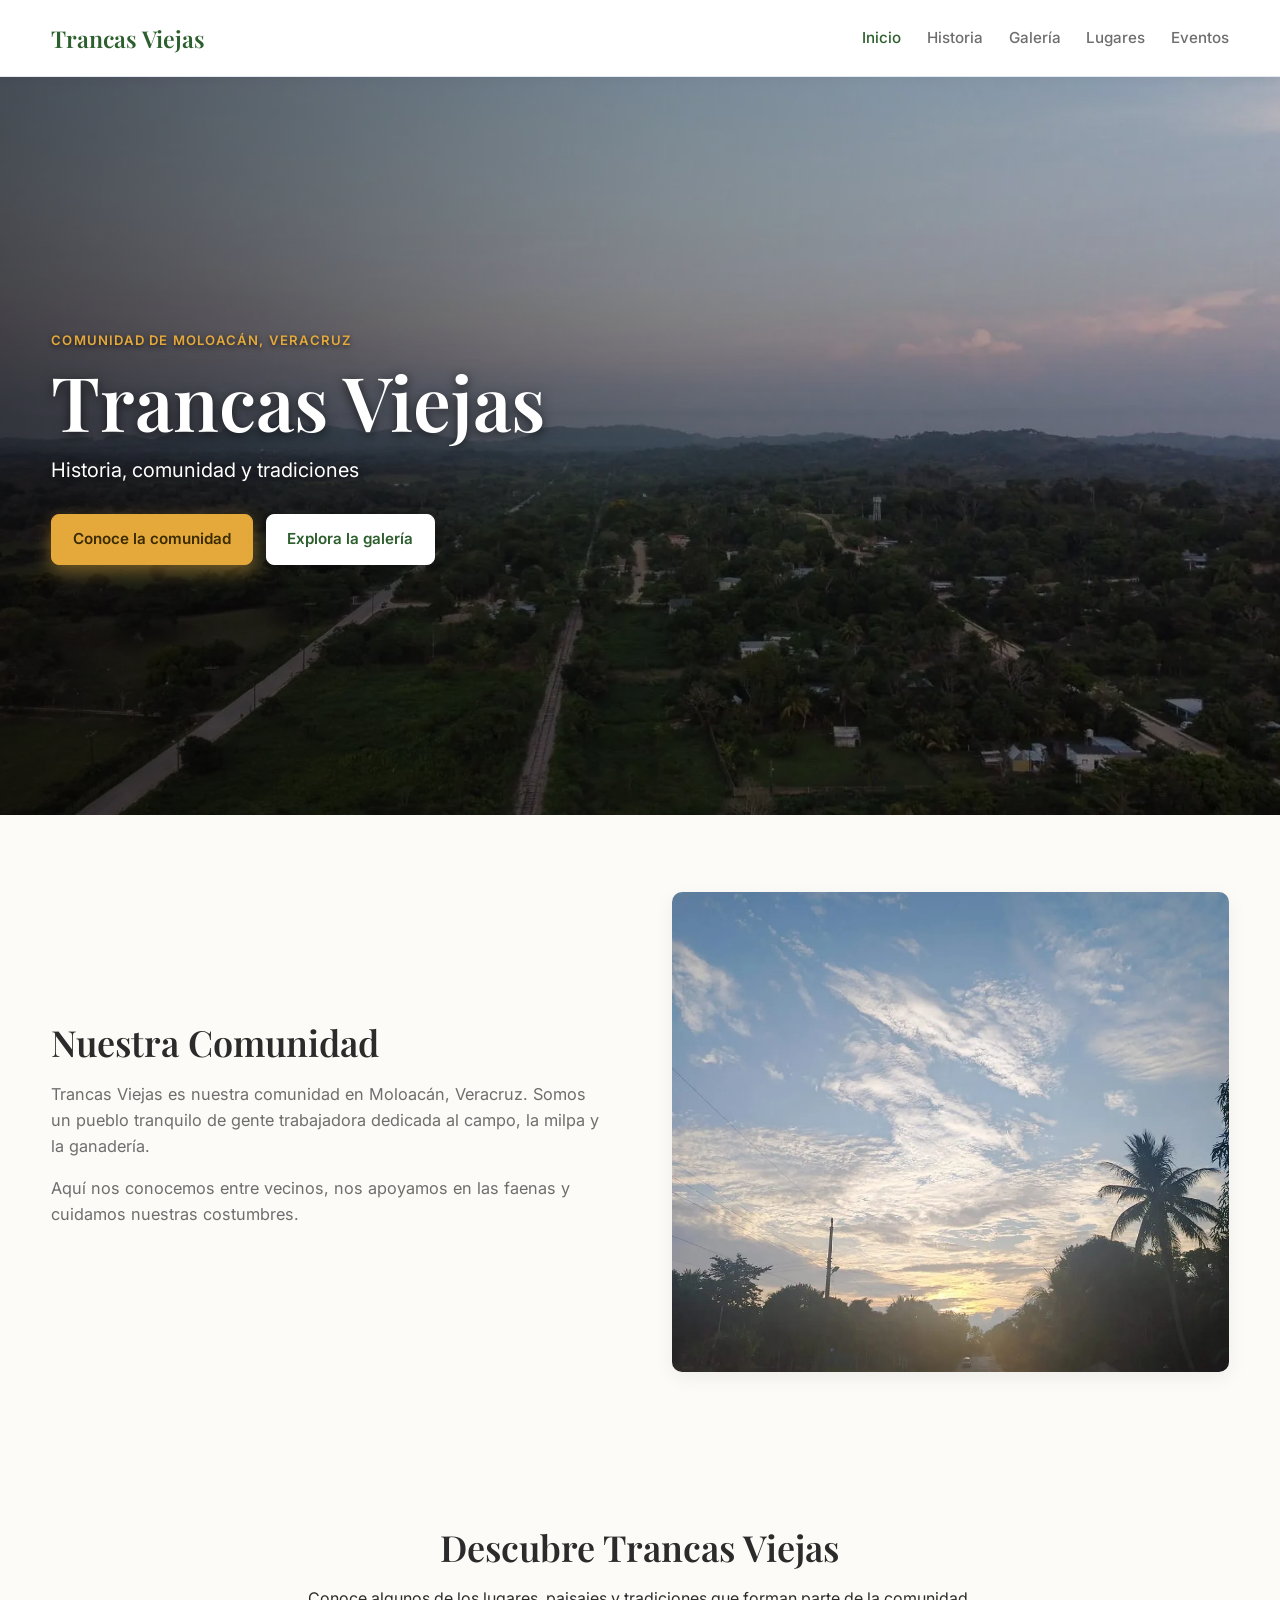
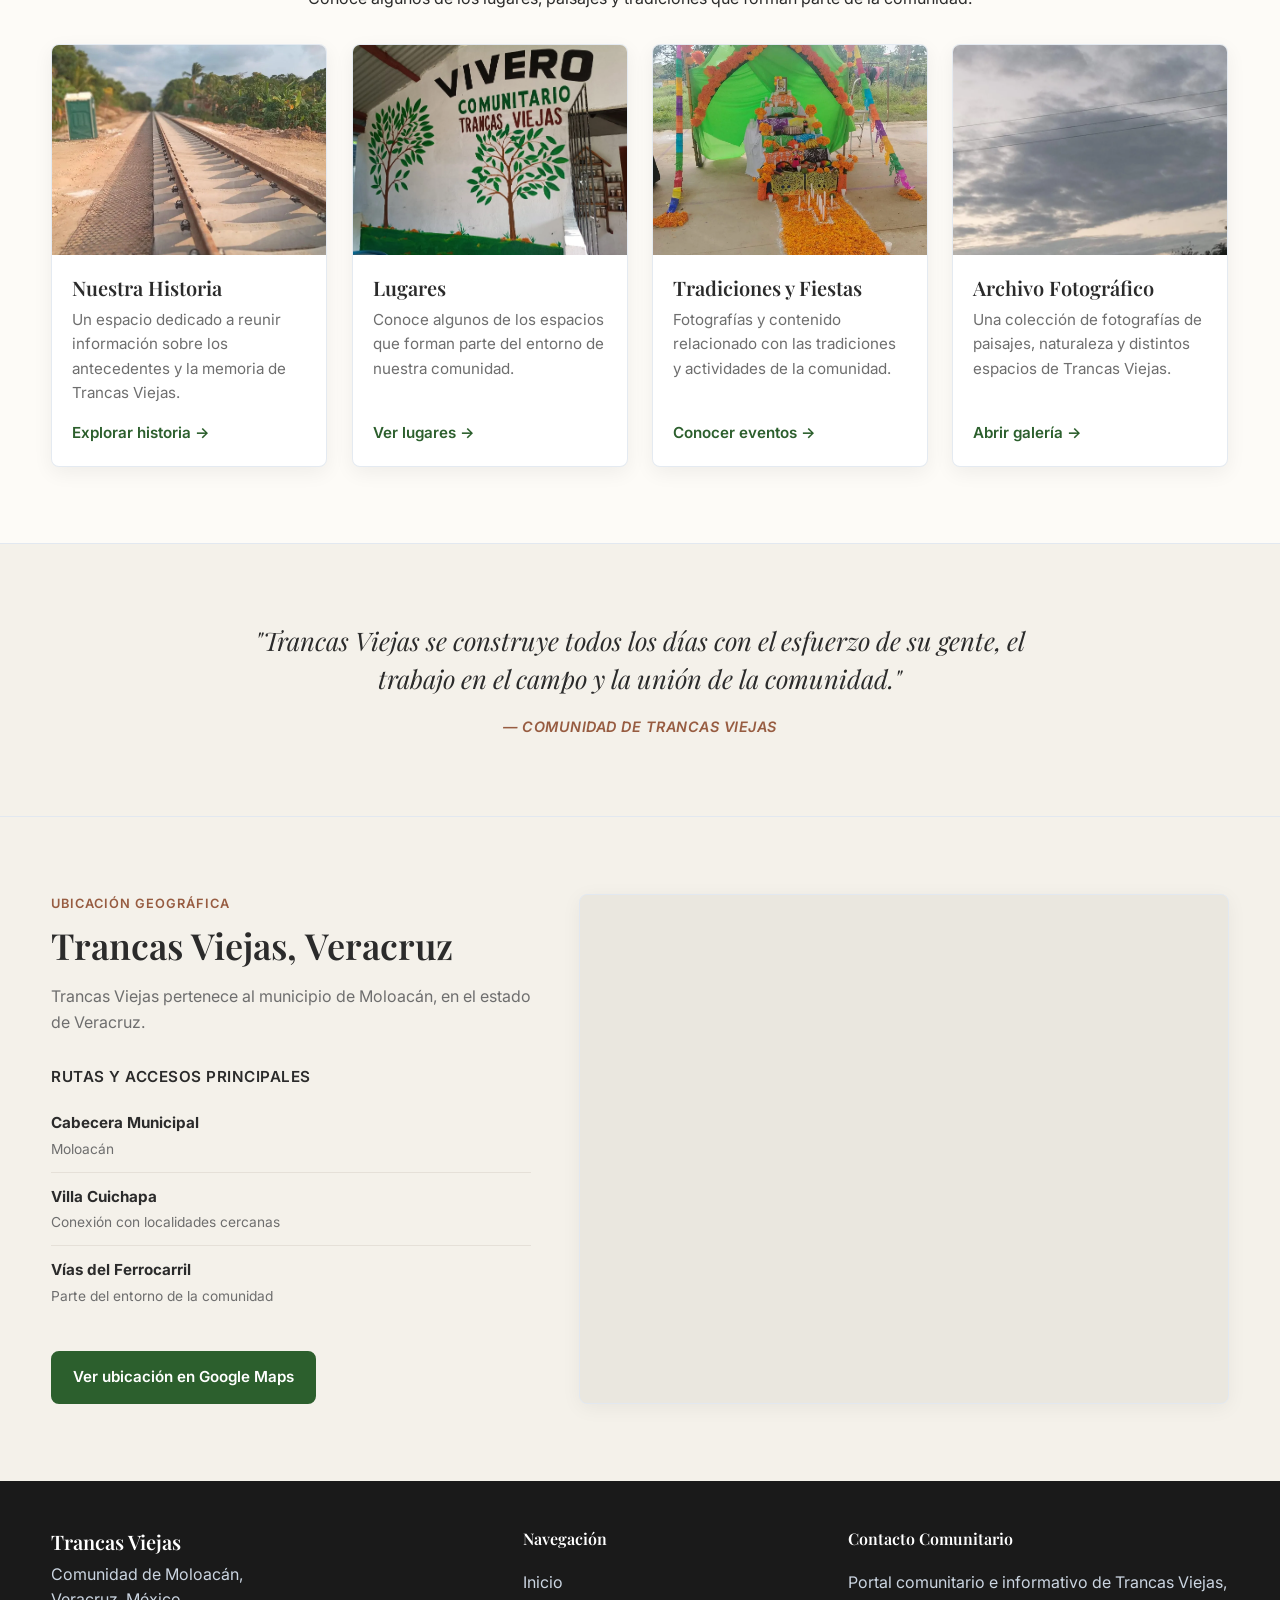
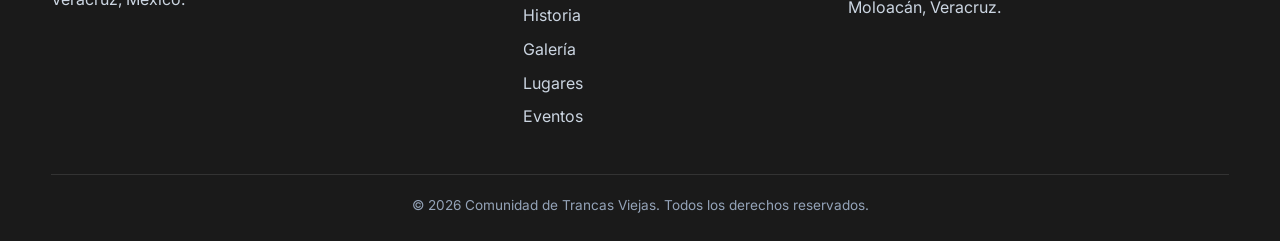
<file: index.html>
<!doctype html>
<html lang="es">
    <head>
        <meta charset="UTF-8" />
        <meta name="viewport" content="width=device-width, initial-scale=1.0" />

        <title>Trancas Viejas | Inicio y Comunidad</title>

        <meta
            name="description"
            content="Portal comunitario y documental de Trancas Viejas, municipio de Moloacán, Veracruz."
        />

        <meta property="og:type" content="website" />
        <meta property="og:site_name" content="Trancas Viejas" />
        <meta property="og:locale" content="es_MX" />
        <meta property="og:title" content="Trancas Viejas | Inicio y Comunidad" />
        <meta
            property="og:description"
            content="Portal comunitario y documental de Trancas Viejas, municipio de Moloacán, Veracruz."
        />
        <meta property="og:url" content="https://villxjsv.github.io/trancas-viejas/" />
        <meta
            property="og:image"
            content="https://villxjsv.github.io/trancas-viejas/img/portada/hero-principal.jpg"
        />
        <meta property="og:image:width" content="1600" />
        <meta property="og:image:height" content="900" />
        <meta name="twitter:card" content="summary_large_image" />
        <meta name="twitter:title" content="Trancas Viejas | Inicio y Comunidad" />
        <meta
            name="twitter:description"
            content="Portal comunitario y documental de Trancas Viejas, municipio de Moloacán, Veracruz."
        />
        <meta
            name="twitter:image"
            content="https://villxjsv.github.io/trancas-viejas/img/portada/hero-principal.jpg"
        />

        <link rel="preconnect" href="https://fonts.googleapis.com" />
        <link rel="preconnect" href="https://fonts.gstatic.com" crossorigin />

        <link
            href="https://fonts.googleapis.com/css2?family=Inter:wght@400;500;600&family=Playfair+Display:ital,wght@0,400;0,600;0,700;1,400;1,600&display=swap"
            rel="stylesheet"
        />

        <link rel="icon" href="favicon.ico" sizes="any" />
        <link rel="icon" type="image/png" href="favicon.png" />
        <link rel="apple-touch-icon" href="apple-touch-icon.png" />

        <link rel="stylesheet" href="css/styles.css" />
    </head>

    <body>
        <header class="site-header">
            <div class="container header-container">
                <a href="index.html" class="logo"> Trancas Viejas </a>

                <button
                    class="menu-toggle"
                    type="button"
                    aria-controls="primary-menu"
                    aria-expanded="false"
                    aria-label="Mostrar menú"
                >
                    <span class="hamburger"></span>
                </button>

                <nav class="site-nav" id="primary-menu" aria-label="Navegación principal">
                    <ul class="nav-list">
                        <li>
                            <a href="index.html" class="active"> Inicio </a>
                        </li>

                        <li>
                            <a href="historia.html"> Historia </a>
                        </li>

                        <li>
                            <a href="galeria.html"> Galería </a>
                        </li>

                        <li>
                            <a href="lugares.html"> Lugares </a>
                        </li>

                        <li>
                            <a href="eventos.html"> Eventos </a>
                        </li>
                    </ul>
                </nav>
            </div>
        </header>

        <main>
            <section class="hero-section">
                <div class="container hero-container">
                    <div class="hero-content">
                        <span class="hero-kicker"> COMUNIDAD DE MOLOACÁN, VERACRUZ </span>

                        <h1 class="hero-title">Trancas Viejas</h1>

                        <p class="hero-subtitle">Historia, comunidad y tradiciones</p>

                        <div class="hero-actions">
                            <a href="historia.html" class="btn-hero-primary">
                                Conoce la comunidad
                            </a>

                            <a href="galeria.html" class="btn-hero-secondary">
                                Explora la galería
                            </a>
                        </div>
                    </div>
                </div>
            </section>

            <section id="conoce" class="section">
                <div class="container">
                    <div class="intro-grid">
                        <div class="intro-text">
                            <h2>Nuestra Comunidad</h2>

                            <p>
                                Trancas Viejas es nuestra comunidad en Moloacán, Veracruz. Somos un
                                pueblo tranquilo de gente trabajadora dedicada al campo, la milpa y
                                la ganadería.
                            </p>

                            <p>
                                Aquí nos conocemos entre vecinos, nos apoyamos en las faenas y
                                cuidamos nuestras costumbres.
                            </p>
                        </div>

                        <div class="intro-image">
                            <picture>
                                <source
                                    srcset="img/lugares/calle-principal-atardecer.webp"
                                    type="image/webp"
                                />
                                <img
                                    src="img/lugares/calle-principal-atardecer.jpg"
                                    alt="Comunidad de Trancas Viejas"
                                    loading="lazy"
                                />
                            </picture>
                        </div>
                    </div>
                </div>
            </section>

            <section class="section" id="descubre">
                <div class="container">
                    <div class="section-header text-center">
                        <h2>Descubre Trancas Viejas</h2>

                        <p>
                            Conoce algunos de los lugares, paisajes y tradiciones que forman parte
                            de la comunidad.
                        </p>
                    </div>

                    <div class="grid grid-4">
                        <article class="card feature-card">
                            <div class="card-image-wrapper">
                                <picture>
                                    <source
                                        srcset="img/lugares/vias-ferrocarril.webp"
                                        type="image/webp"
                                    />
                                    <img
                                        src="img/lugares/vias-ferrocarril.jpg"
                                        alt="Vías del ferrocarril en Trancas Viejas"
                                        loading="lazy"
                                    />
                                </picture>
                            </div>

                            <div class="card-content">
                                <h3>Nuestra Historia</h3>

                                <p>
                                    Un espacio dedicado a reunir información sobre los antecedentes
                                    y la memoria de Trancas Viejas.
                                </p>

                                <a href="historia.html" class="link-action">
                                    Explorar historia →
                                </a>
                            </div>
                        </article>

                        <article class="card feature-card">
                            <div class="card-image-wrapper">
                                <picture>
                                    <source
                                        srcset="img/lugares/vivero-comunitario.webp"
                                        type="image/webp"
                                    />
                                    <img
                                        src="img/lugares/vivero-comunitario.jpg"
                                        alt="Vivero Comunitario de Trancas Viejas"
                                        loading="lazy"
                                    />
                                </picture>
                            </div>

                            <div class="card-content">
                                <h3>Lugares</h3>

                                <p>
                                    Conoce algunos de los espacios que forman parte del entorno de
                                    nuestra comunidad.
                                </p>

                                <a href="lugares.html" class="link-action"> Ver lugares → </a>
                            </div>
                        </article>

                        <article class="card feature-card">
                            <div class="card-image-wrapper">
                                <picture>
                                    <source
                                        srcset="img/eventos/altar-tradicional-todos-santos.webp"
                                        type="image/webp"
                                    />
                                    <img
                                        src="img/eventos/altar-tradicional-todos-santos.jpg"
                                        alt="Altar tradicional de Todos Santos"
                                        loading="lazy"
                                    />
                                </picture>
                            </div>

                            <div class="card-content">
                                <h3>Tradiciones y Fiestas</h3>

                                <p>
                                    Fotografías y contenido relacionado con las tradiciones y
                                    actividades de la comunidad.
                                </p>

                                <a href="eventos.html" class="link-action"> Conocer eventos → </a>
                            </div>
                        </article>

                        <article class="card feature-card">
                            <div class="card-image-wrapper">
                                <picture>
                                    <source
                                        srcset="img/galeria/atardecer-cielo-nublado.webp"
                                        type="image/webp"
                                    />
                                    <img
                                        src="img/galeria/atardecer-cielo-nublado.jpg"
                                        alt="Atardecer y cielo nublado en Trancas Viejas"
                                        loading="lazy"
                                    />
                                </picture>
                            </div>

                            <div class="card-content">
                                <h3>Archivo Fotográfico</h3>

                                <p>
                                    Una colección de fotografías de paisajes, naturaleza y distintos
                                    espacios de Trancas Viejas.
                                </p>

                                <a href="galeria.html" class="link-action"> Abrir galería → </a>
                            </div>
                        </article>
                    </div>
                </div>
            </section>

            <section class="section bg-light community-quote">
                <div class="container text-center">
                    <blockquote class="quote-text">
                        "Trancas Viejas se construye todos los días con el esfuerzo de su gente, el
                        trabajo en el campo y la unión de la comunidad."
                    </blockquote>

                    <cite class="quote-author"> — Comunidad de Trancas Viejas </cite>
                </div>
            </section>

            <section class="section bg-light" id="ubicacion">
                <div class="container">
                    <div class="location-grid">
                        <div class="location-text">
                            <span class="location-kicker"> Ubicación geográfica </span>

                            <h2>Trancas Viejas, Veracruz</h2>

                            <p class="location-desc">
                                Trancas Viejas pertenece al municipio de Moloacán, en el estado de
                                Veracruz.
                            </p>

                            <div class="routes-block">
                                <h3>Rutas y accesos principales</h3>

                                <div class="route-simple">
                                    <strong> Cabecera Municipal </strong>

                                    <span> Moloacán </span>
                                </div>

                                <div class="route-simple">
                                    <strong> Villa Cuichapa </strong>

                                    <span> Conexión con localidades cercanas </span>
                                </div>

                                <div class="route-simple">
                                    <strong> Vías del Ferrocarril </strong>

                                    <span> Parte del entorno de la comunidad </span>
                                </div>
                            </div>

                            <div class="location-actions">
                                <a
                                    href="https://maps.google.com/?q=Trancas+Viejas,+Moloacan,+Veracruz"
                                    target="_blank"
                                    rel="noopener"
                                    class="btn btn-primary"
                                >
                                    Ver ubicación en Google Maps
                                </a>
                            </div>
                        </div>

                        <div class="location-map">
                            <iframe
                                src="https://maps.google.com/maps?q=Trancas%20Viejas,%20Moloacan,%20Veracruz&t=m&z=13&ie=UTF8&iwloc=&output=embed"
                                width="100%"
                                height="100%"
                                style="border: 0"
                                allowfullscreen=""
                                loading="lazy"
                                referrerpolicy="no-referrer-when-downgrade"
                                title="Mapa de Trancas Viejas, Veracruz"
                            >
                            </iframe>
                        </div>
                    </div>
                </div>
            </section>
        </main>

        <footer class="site-footer">
            <div class="container footer-grid">
                <div class="footer-brand">
                    <h3>Trancas Viejas</h3>

                    <p>
                        Comunidad de Moloacán,
                        <br />
                        Veracruz, México.
                    </p>
                </div>

                <div class="footer-links">
                    <h4>Navegación</h4>

                    <ul>
                        <li>
                            <a href="index.html"> Inicio </a>
                        </li>

                        <li>
                            <a href="historia.html"> Historia </a>
                        </li>

                        <li>
                            <a href="galeria.html"> Galería </a>
                        </li>

                        <li>
                            <a href="lugares.html"> Lugares </a>
                        </li>

                        <li>
                            <a href="eventos.html"> Eventos </a>
                        </li>
                    </ul>
                </div>

                <div class="footer-contact">
                    <h4>Contacto Comunitario</h4>

                    <p>Portal comunitario e informativo de Trancas Viejas, Moloacán, Veracruz.</p>
                </div>
            </div>

            <div class="footer-bottom container">
                <p>&copy; 2026 Comunidad de Trancas Viejas. Todos los derechos reservados.</p>
            </div>
        </footer>

        <script src="js/main.js"></script>
    </body>
</html>
</file>
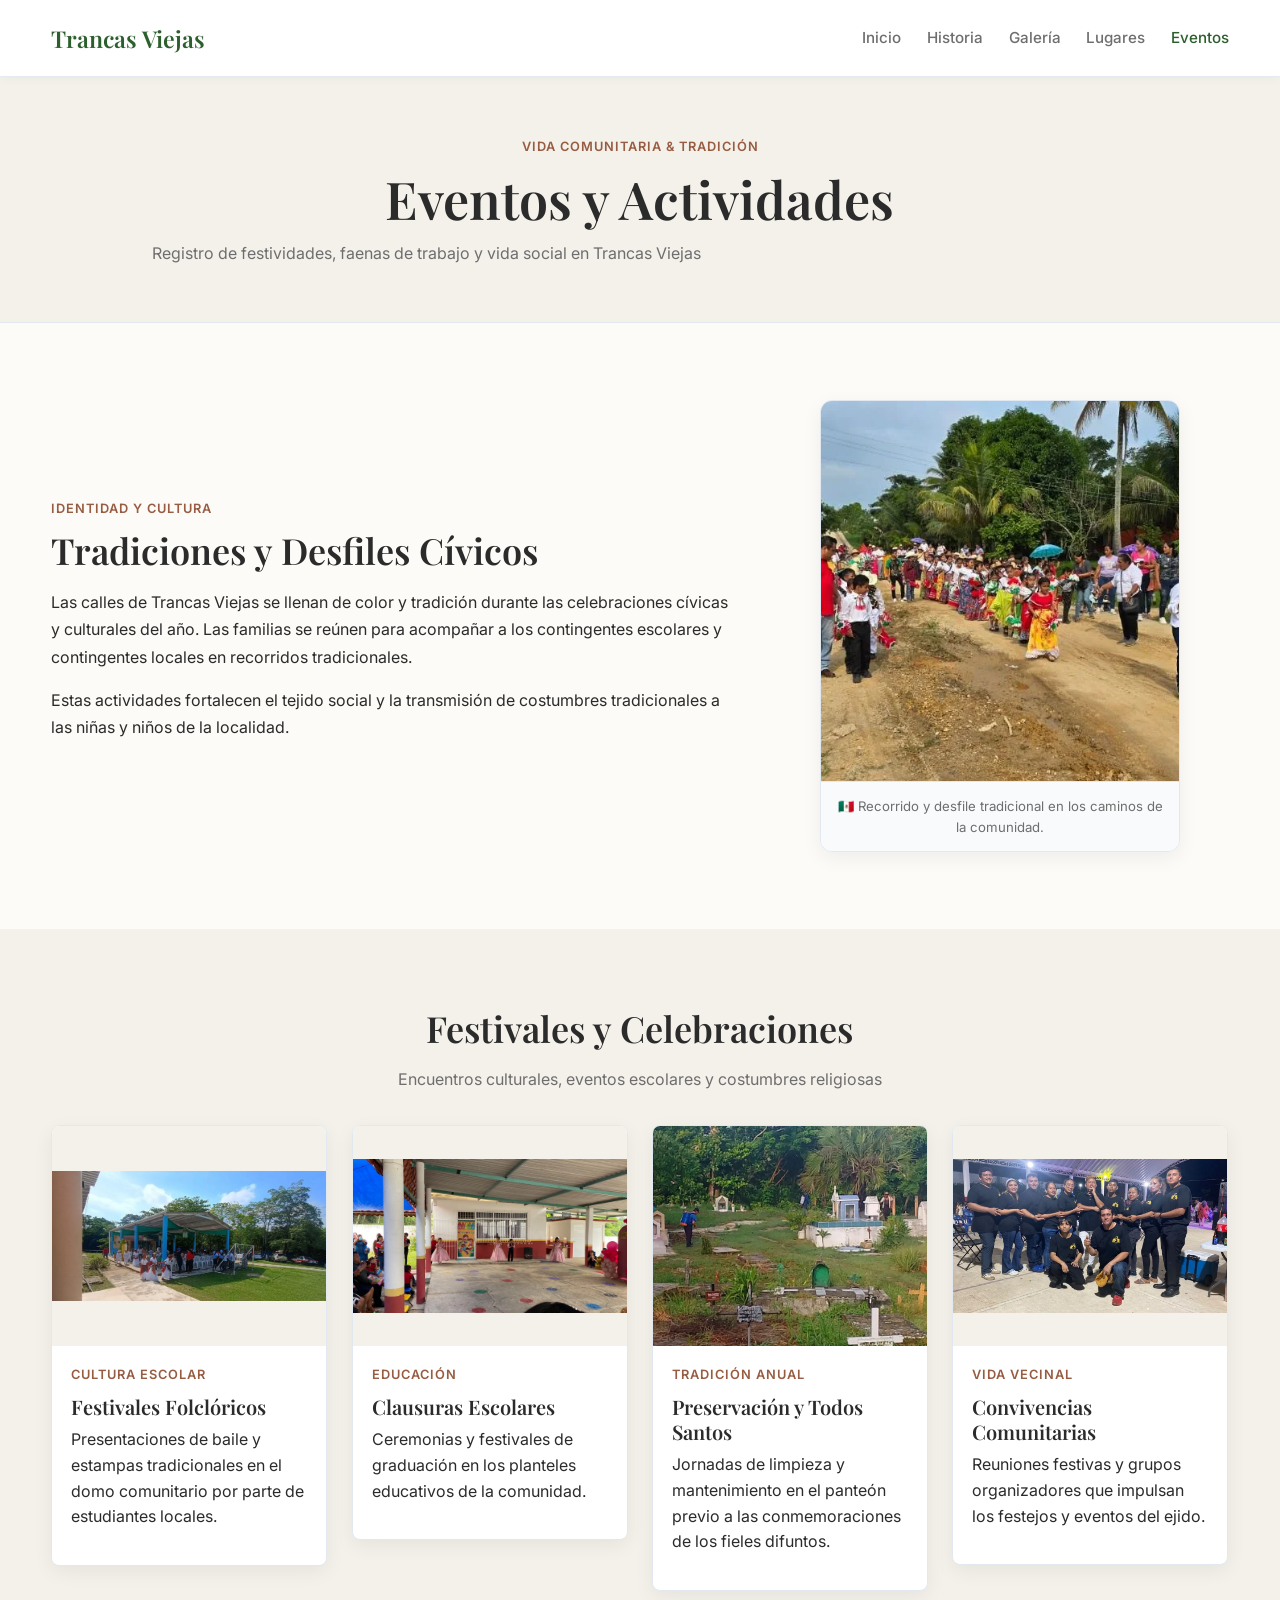
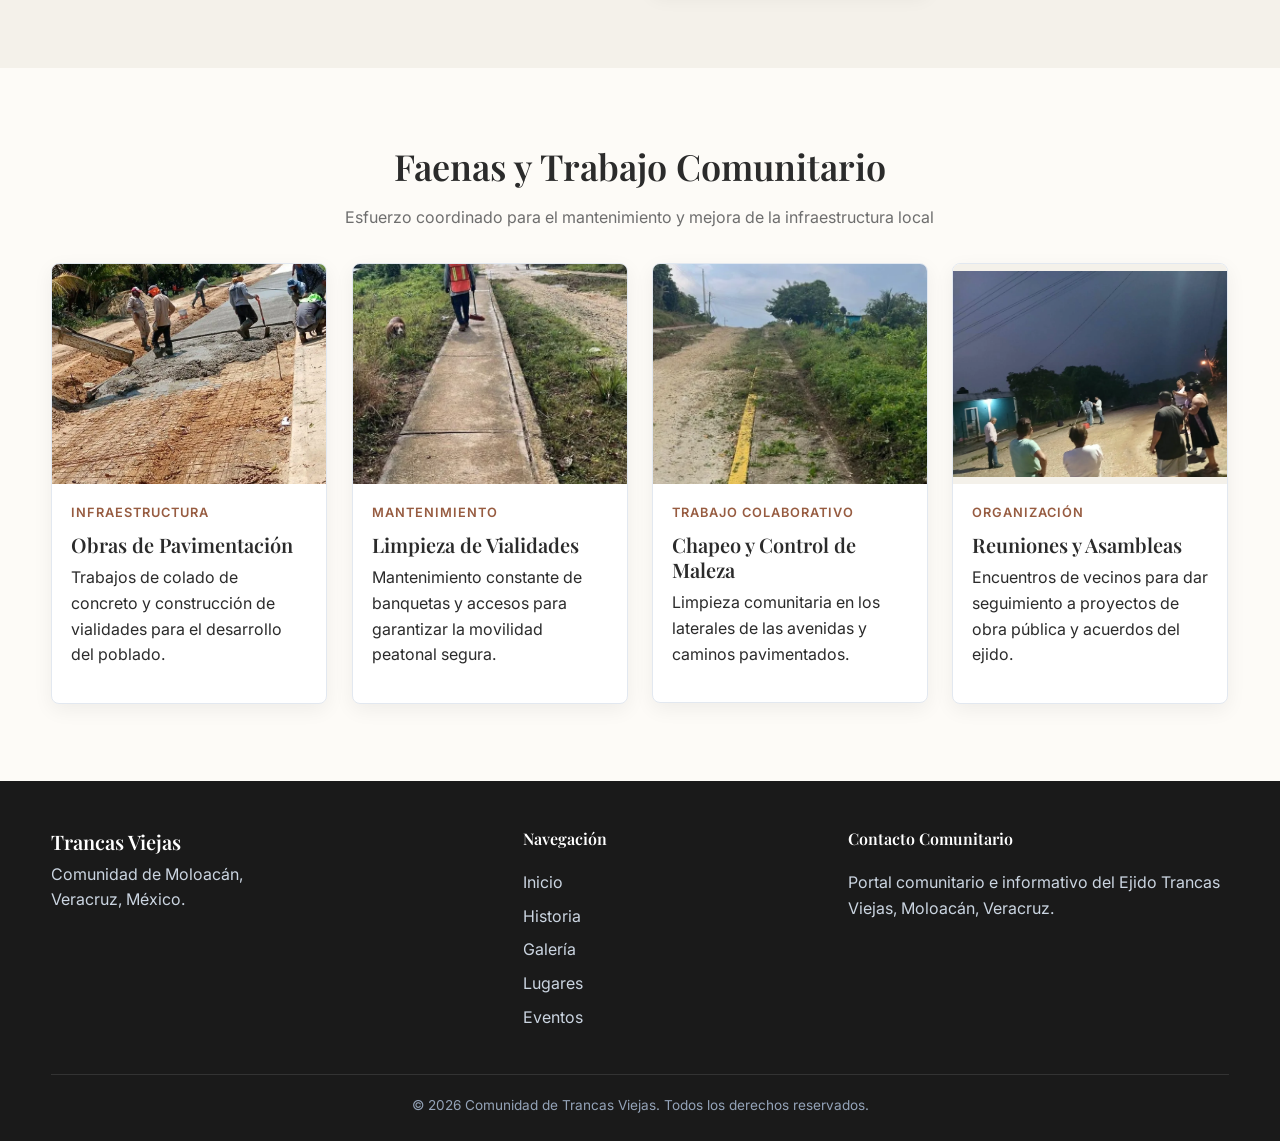
<file: eventos.html>
<!doctype html>
<html lang="es">
    <head>
        <meta charset="UTF-8" />
        <meta name="viewport" content="width=device-width, initial-scale=1.0" />
        <title>Eventos y Tradiciones | Trancas Viejas, Veracruz</title>
        <meta
            name="description"
            content="Celebraciones, faenas comunitarias, festivales escolares y desarrollo de la comunidad en Trancas Viejas, Moloacán, Veracruz."
        />

        <meta property="og:type" content="website" />
        <meta property="og:site_name" content="Trancas Viejas" />
        <meta property="og:locale" content="es_MX" />
        <meta property="og:title" content="Eventos y Tradiciones | Trancas Viejas, Veracruz" />
        <meta
            property="og:description"
            content="Celebraciones, faenas comunitarias, festivales escolares y desarrollo de la comunidad en Trancas Viejas, Moloacán, Veracruz."
        />
        <meta property="og:url" content="https://villxjsv.github.io/trancas-viejas/eventos.html" />
        <meta
            property="og:image"
            content="https://villxjsv.github.io/trancas-viejas/img/portada/hero-principal.jpg"
        />
        <meta property="og:image:width" content="1600" />
        <meta property="og:image:height" content="900" />
        <meta name="twitter:card" content="summary_large_image" />
        <meta name="twitter:title" content="Eventos y Tradiciones | Trancas Viejas, Veracruz" />
        <meta
            name="twitter:description"
            content="Celebraciones, faenas comunitarias, festivales escolares y desarrollo de la comunidad en Trancas Viejas, Moloacán, Veracruz."
        />
        <meta
            name="twitter:image"
            content="https://villxjsv.github.io/trancas-viejas/img/portada/hero-principal.jpg"
        />

        <link rel="preconnect" href="https://fonts.googleapis.com" />
        <link rel="preconnect" href="https://fonts.gstatic.com" crossorigin />
        <link
            href="https://fonts.googleapis.com/css2?family=Inter:wght@400;500;600&family=Playfair+Display:ital,wght@0,400;0,600;0,700;1,400;1,600&display=swap"
            rel="stylesheet"
        />

        <link rel="icon" href="favicon.ico" sizes="any" />
        <link rel="icon" type="image/png" href="favicon.png" />
        <link rel="apple-touch-icon" href="apple-touch-icon.png" />
        <link rel="stylesheet" href="css/styles.css" />
    </head>
    <body>
        <header class="site-header">
            <div class="container header-container">
                <a href="index.html" class="logo">Trancas Viejas</a>

                <button
                    class="menu-toggle"
                    aria-controls="primary-menu"
                    aria-expanded="false"
                    aria-label="Mostrar menú"
                >
                    <span class="hamburger"></span>
                </button>

                <nav class="site-nav" id="primary-menu" aria-label="Navegación principal">
                    <ul class="nav-list">
                        <li><a href="index.html">Inicio</a></li>
                        <li><a href="historia.html">Historia</a></li>
                        <li><a href="galeria.html">Galería</a></li>
                        <li><a href="lugares.html">Lugares</a></li>
                        <li><a href="eventos.html" class="active">Eventos</a></li>
                    </ul>
                </nav>
            </div>
        </header>

        <main>
            <section class="page-header section bg-light text-center">
                <div class="container">
                    <span class="kicker">Vida Comunitaria & Tradición</span>
                    <h1>Eventos y Actividades</h1>
                    <p class="text-muted">
                        Registro de festividades, faenas de trabajo y vida social en Trancas Viejas
                    </p>
                </div>
            </section>

            <section class="section">
                <div class="container">
                    <div class="history-split">
                        <div class="history-text-block">
                            <span class="location-badge">Identidad y Cultura</span>
                            <h2>Tradiciones y Desfiles Cívicos</h2>
                            <p>
                                Las calles de Trancas Viejas se llenan de color y tradición durante
                                las celebraciones cívicas y culturales del año. Las familias se
                                reúnen para acompañar a los contingentes escolares y contingentes
                                locales en recorridos tradicionales.
                            </p>
                            <p>
                                Estas actividades fortalecen el tejido social y la transmisión de
                                costumbres tradicionales a las niñas y niños de la localidad.
                            </p>
                        </div>

                        <div class="history-portrait-card">
                            <picture>
                                <source
                                    srcset="img/eventos/desfile-tradicional-calle.webp"
                                    type="image/webp"
                                />
                                <img
                                    src="img/eventos/desfile-tradicional-calle.jpg"
                                    alt="Desfile tradicional en las calles de Trancas Viejas"
                                    loading="lazy"
                                />
                            </picture>
                            <div class="history-portrait-caption">
                                🇲🇽 Recorrido y desfile tradicional en los caminos de la comunidad.
                            </div>
                        </div>
                    </div>
                </div>
            </section>

            <section class="section bg-light">
                <div class="container">
                    <div class="section-header text-center">
                        <h2>Festivales y Celebraciones</h2>
                        <p class="text-muted">
                            Encuentros culturales, eventos escolares y costumbres religiosas
                        </p>
                    </div>

                    <div class="gallery-grid">
                        <article class="gallery-card">
                            <div class="gallery-card-image">
                                <picture>
                                    <source
                                        srcset="img/eventos/evento-escolar-domo.webp"
                                        type="image/webp"
                                    />
                                    <img
                                        src="img/eventos/evento-escolar-domo.jpg"
                                        alt="Festival escolar folclórico en el domo"
                                        loading="lazy"
                                    />
                                </picture>
                            </div>
                            <div class="gallery-card-body">
                                <span class="location-badge">Cultura Escolar</span>
                                <h3>Festivales Folclóricos</h3>
                                <p>
                                    Presentaciones de baile y estampas tradicionales en el domo
                                    comunitario por parte de estudiantes locales.
                                </p>
                            </div>
                        </article>

                        <article class="gallery-card">
                            <div class="gallery-card-image">
                                <picture>
                                    <source
                                        srcset="img/eventos/graduacion-jardin-ninos.webp"
                                        type="image/webp"
                                    />
                                    <img
                                        src="img/eventos/graduacion-jardin-ninos.jpg"
                                        alt="Evento escolar en el Jardín de Niños Aquiles Serdán"
                                        loading="lazy"
                                    />
                                </picture>
                            </div>
                            <div class="gallery-card-body">
                                <span class="location-badge">Educación</span>
                                <h3>Clausuras Escolares</h3>
                                <p>
                                    Ceremonias y festivales de graduación en los planteles
                                    educativos de la comunidad.
                                </p>
                            </div>
                        </article>

                        <article class="gallery-card">
                            <div class="gallery-card-image">
                                <picture>
                                    <source
                                        srcset="img/eventos/limpieza-panteon.webp"
                                        type="image/webp"
                                    />
                                    <img
                                        src="img/eventos/limpieza-panteon.jpg"
                                        alt="Preparación del panteón comunitario"
                                        loading="lazy"
                                    />
                                </picture>
                            </div>
                            <div class="gallery-card-body">
                                <span class="location-badge">Tradición Anual</span>
                                <h3>Preservación y Todos Santos</h3>
                                <p>
                                    Jornadas de limpieza y mantenimiento en el panteón previo a las
                                    conmemoraciones de los fieles difuntos.
                                </p>
                            </div>
                        </article>

                        <article class="gallery-card">
                            <div class="gallery-card-image">
                                <picture>
                                    <source
                                        srcset="img/eventos/convivencia-grupo-comunitario.webp"
                                        type="image/webp"
                                    />
                                    <img
                                        src="img/eventos/convivencia-grupo-comunitario.jpg"
                                        alt="Convivencia comunitaria"
                                        loading="lazy"
                                    />
                                </picture>
                            </div>
                            <div class="gallery-card-body">
                                <span class="location-badge">Vida Vecinal</span>
                                <h3>Convivencias Comunitarias</h3>
                                <p>
                                    Reuniones festivas y grupos organizadores que impulsan los
                                    festejos y eventos del ejido.
                                </p>
                            </div>
                        </article>
                    </div>
                </div>
            </section>

            <section class="section">
                <div class="container">
                    <div class="section-header text-center">
                        <h2>Faenas y Trabajo Comunitario</h2>
                        <p class="text-muted">
                            Esfuerzo coordinado para el mantenimiento y mejora de la infraestructura
                            local
                        </p>
                    </div>

                    <div class="gallery-grid">
                        <article class="gallery-card">
                            <div class="gallery-card-image">
                                <picture>
                                    <source
                                        srcset="img/eventos/obra-pavimentacion-calle.webp"
                                        type="image/webp"
                                    />
                                    <img
                                        src="img/eventos/obra-pavimentacion-calle.jpg"
                                        alt="Obras de pavimentación de calles"
                                        loading="lazy"
                                    />
                                </picture>
                            </div>
                            <div class="gallery-card-body">
                                <span class="location-badge">Infraestructura</span>
                                <h3>Obras de Pavimentación</h3>
                                <p>
                                    Trabajos de colado de concreto y construcción de vialidades para
                                    el desarrollo del poblado.
                                </p>
                            </div>
                        </article>

                        <article class="gallery-card">
                            <div class="gallery-card-image">
                                <picture>
                                    <source
                                        srcset="img/eventos/mantenimiento-banquetas.webp"
                                        type="image/webp"
                                    />
                                    <img
                                        src="img/eventos/mantenimiento-banquetas.jpg"
                                        alt="Mantenimiento de banquetas"
                                        class="img-up"
                                        loading="lazy"
                                    />
                                </picture>
                            </div>
                            <div class="gallery-card-body">
                                <span class="location-badge">Mantenimiento</span>
                                <h3>Limpieza de Vialidades</h3>
                                <p>
                                    Mantenimiento constante de banquetas y accesos para garantizar
                                    la movilidad peatonal segura.
                                </p>
                            </div>
                        </article>

                        <article class="gallery-card">
                            <div class="gallery-card-image">
                                <picture>
                                    <source
                                        srcset="img/eventos/faena-limpieza-calles.webp"
                                        type="image/webp"
                                    />
                                    <img
                                        src="img/eventos/faena-limpieza-calles.jpg"
                                        alt="Faenas de chapeo a orillas de caminos"
                                        loading="lazy"
                                    />
                                </picture>
                            </div>
                            <div class="gallery-card-body">
                                <span class="location-badge">Trabajo Colaborativo</span>
                                <h3>Chapeo y Control de Maleza</h3>
                                <p>
                                    Limpieza comunitaria en los laterales de las avenidas y caminos
                                    pavimentados.
                                </p>
                            </div>
                        </article>

                        <article class="gallery-card">
                            <div class="gallery-card-image">
                                <picture>
                                    <source
                                        srcset="img/eventos/reunion-vecinal-nocturna.webp"
                                        type="image/webp"
                                    />
                                    <img
                                        src="img/eventos/reunion-vecinal-nocturna.jpg"
                                        alt="Reunión nocturna de vecinos"
                                        loading="lazy"
                                    />
                                </picture>
                            </div>
                            <div class="gallery-card-body">
                                <span class="location-badge">Organización</span>
                                <h3>Reuniones y Asambleas</h3>
                                <p>
                                    Encuentros de vecinos para dar seguimiento a proyectos de obra
                                    pública y acuerdos del ejido.
                                </p>
                            </div>
                        </article>
                    </div>
                </div>
            </section>
        </main>

        <footer class="site-footer">
            <div class="container footer-grid">
                <div class="footer-brand">
                    <h3>Trancas Viejas</h3>
                    <p>Comunidad de Moloacán,<br />Veracruz, México.</p>
                </div>
                <div class="footer-links">
                    <h4>Navegación</h4>
                    <ul>
                        <li><a href="index.html">Inicio</a></li>
                        <li><a href="historia.html">Historia</a></li>
                        <li><a href="galeria.html">Galería</a></li>
                        <li><a href="lugares.html">Lugares</a></li>
                        <li><a href="eventos.html">Eventos</a></li>
                    </ul>
                </div>
                <div class="footer-contact">
                    <h4>Contacto Comunitario</h4>
                    <p>
                        Portal comunitario e informativo del Ejido Trancas Viejas, Moloacán,
                        Veracruz.
                    </p>
                </div>
            </div>
            <div class="footer-bottom container">
                <p>&copy; 2026 Comunidad de Trancas Viejas. Todos los derechos reservados.</p>
            </div>
        </footer>

        <script src="js/main.js"></script>
    </body>
</html>
</file>
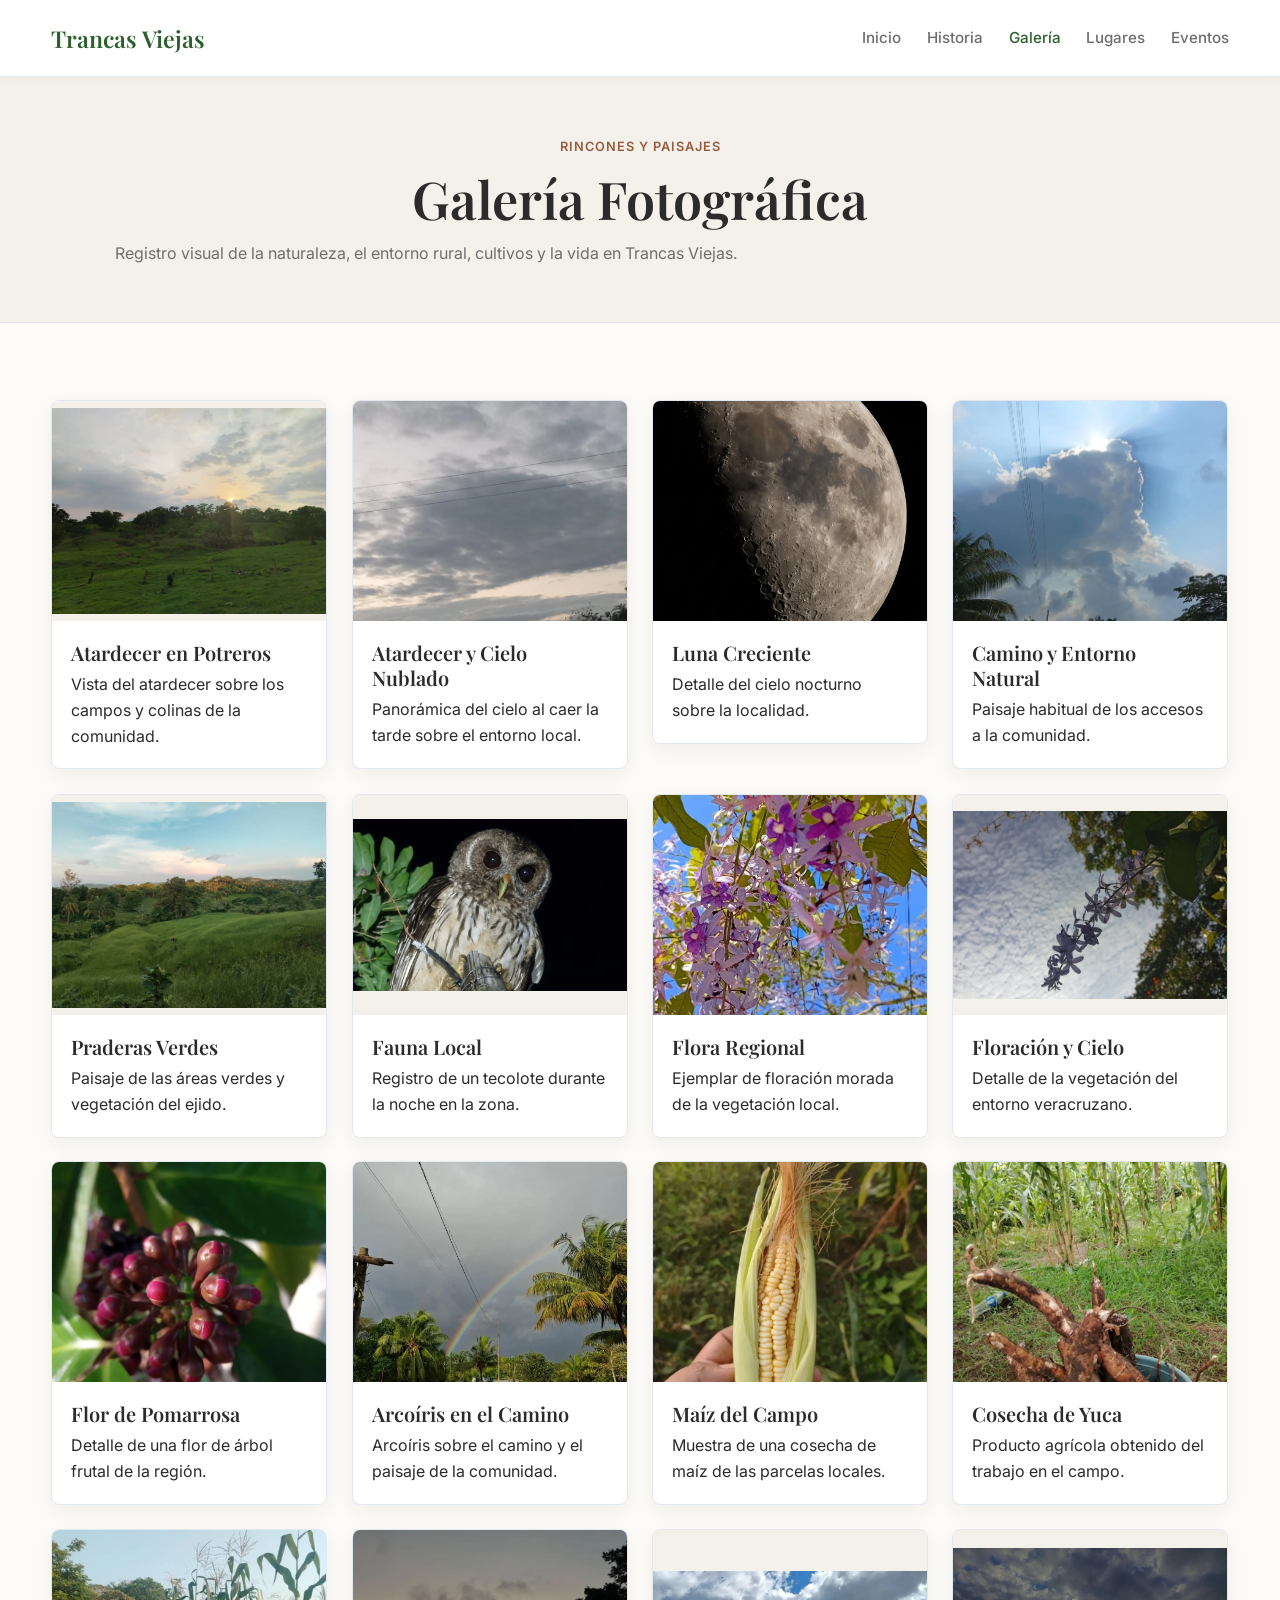
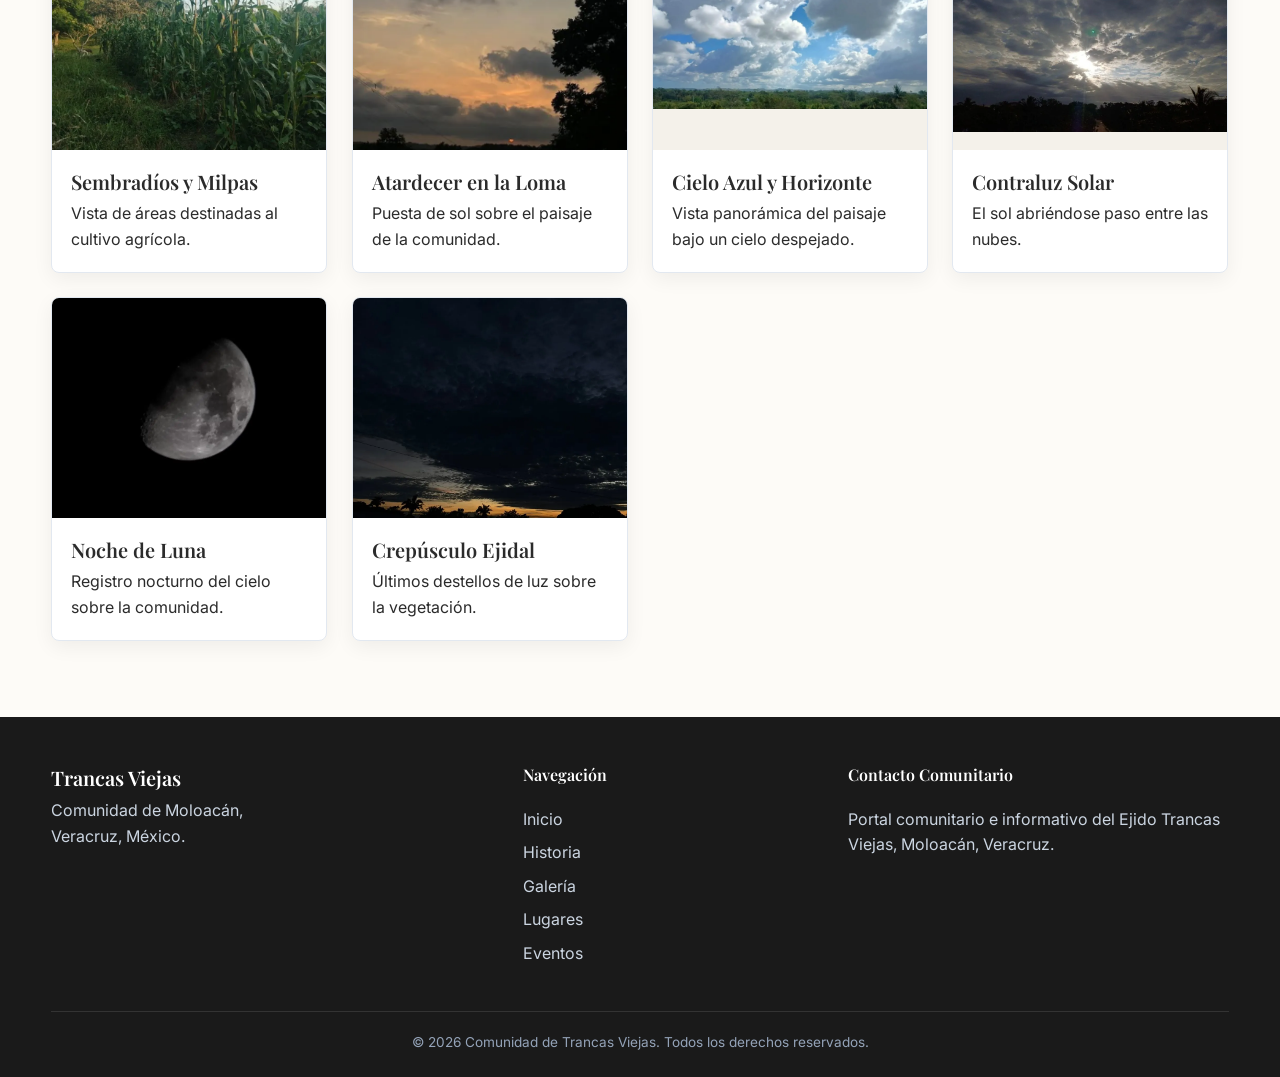
<file: galeria.html>
<!doctype html>
<html lang="es">
    <head>
        <meta charset="UTF-8" />
        <meta name="viewport" content="width=device-width, initial-scale=1.0" />

        <title>Galería | Trancas Viejas, Veracruz</title>

        <meta
            name="description"
            content="Galería fotográfica de paisajes, flora, fauna, cultivos y el entorno de Trancas Viejas, Moloacán, Veracruz."
        />

        <meta property="og:type" content="website" />
        <meta property="og:site_name" content="Trancas Viejas" />
        <meta property="og:locale" content="es_MX" />
        <meta property="og:title" content="Galería | Trancas Viejas, Veracruz" />
        <meta
            property="og:description"
            content="Galería fotográfica de paisajes, flora, fauna, cultivos y el entorno de Trancas Viejas, Moloacán, Veracruz."
        />
        <meta property="og:url" content="https://villxjsv.github.io/trancas-viejas/galeria.html" />
        <meta
            property="og:image"
            content="https://villxjsv.github.io/trancas-viejas/img/portada/hero-principal.jpg"
        />
        <meta property="og:image:width" content="1600" />
        <meta property="og:image:height" content="900" />
        <meta name="twitter:card" content="summary_large_image" />
        <meta name="twitter:title" content="Galería | Trancas Viejas, Veracruz" />
        <meta
            name="twitter:description"
            content="Galería fotográfica de paisajes, flora, fauna, cultivos y el entorno de Trancas Viejas, Moloacán, Veracruz."
        />
        <meta
            name="twitter:image"
            content="https://villxjsv.github.io/trancas-viejas/img/portada/hero-principal.jpg"
        />

        <link rel="preconnect" href="https://fonts.googleapis.com" />
        <link rel="preconnect" href="https://fonts.gstatic.com" crossorigin />

        <link
            href="https://fonts.googleapis.com/css2?family=Inter:wght@400;500;600&family=Playfair+Display:ital,wght@0,400;0,600;0,700;1,400;1,600&display=swap"
            rel="stylesheet"
        />

        <link rel="icon" href="favicon.ico" sizes="any" />
        <link rel="icon" type="image/png" href="favicon.png" />
        <link rel="apple-touch-icon" href="apple-touch-icon.png" />
        <link rel="stylesheet" href="css/styles.css" />

        <style>
            .gallery-grid {
                display: grid !important;
                grid-template-columns: repeat(4, minmax(0, 1fr)) !important;
                gap: 1.5rem !important;
                align-items: start !important;
            }

            .gallery-card {
                height: auto !important;
                min-height: 0 !important;
                align-self: start !important;
                overflow: hidden !important;
            }

            .gallery-card-image {
                width: 100% !important;

                height: 220px !important;
                min-height: 220px !important;
                max-height: 220px !important;

                overflow: hidden !important;

                display: flex !important;
                align-items: center !important;
                justify-content: center !important;

                background-color: #f4f1ea !important;
            }

            .gallery-card-image img {
                width: 100% !important;
                height: 100% !important;

                object-fit: cover !important;

                object-position: center !important;

                display: block !important;

                transition: transform 0.5s cubic-bezier(0.16, 1, 0.3, 1) !important;
            }

            .gallery-card-image img.img-top {
                object-position: center top !important;
            }

            .gallery-card-body {
                height: auto !important;
                min-height: 0 !important;

                flex: none !important;

                padding: 1.2rem !important;
            }

            .gallery-card-body h3 {
                margin-bottom: 0.45rem;
            }

            .gallery-card-body p {
                margin: 0;
                flex: none !important;
            }

            @media (hover: hover) and (pointer: fine) {
                .gallery-card:hover {
                    transform: translateY(-8px) !important;

                    box-shadow: 0 16px 30px -10px rgba(0, 0, 0, 0.15) !important;

                    border-color: #2c5f2d !important;
                }

                .gallery-card:hover .gallery-card-image img {
                    transform: scale(1.06) !important;
                }
            }

            @media (max-width: 1023px) {
                .gallery-grid {
                    grid-template-columns: repeat(2, minmax(0, 1fr)) !important;
                }
            }

            @media (max-width: 600px) {
                .gallery-grid {
                    grid-template-columns: 1fr !important;
                    gap: 1.25rem !important;
                }

                .gallery-card-image {
                    height: 230px !important;
                    min-height: 230px !important;
                    max-height: 230px !important;
                }
            }
        </style>
    </head>

    <body>
        <header class="site-header">
            <div class="container header-container">
                <a href="index.html" class="logo"> Trancas Viejas </a>

                <button
                    class="menu-toggle"
                    aria-controls="primary-menu"
                    aria-expanded="false"
                    aria-label="Mostrar menú"
                >
                    <span class="hamburger"></span>
                </button>

                <nav class="site-nav" id="primary-menu" aria-label="Navegación principal">
                    <ul class="nav-list">
                        <li>
                            <a href="index.html"> Inicio </a>
                        </li>

                        <li>
                            <a href="historia.html"> Historia </a>
                        </li>

                        <li>
                            <a href="galeria.html" class="active"> Galería </a>
                        </li>

                        <li>
                            <a href="lugares.html"> Lugares </a>
                        </li>

                        <li>
                            <a href="eventos.html"> Eventos </a>
                        </li>
                    </ul>
                </nav>
            </div>
        </header>

        <main>
            <section class="page-header section bg-light text-center">
                <div class="container">
                    <span class="kicker"> Rincones y Paisajes </span>

                    <h1>Galería Fotográfica</h1>

                    <p class="text-muted">
                        Registro visual de la naturaleza, el entorno rural, cultivos y la vida en
                        Trancas Viejas.
                    </p>
                </div>
            </section>

            <section class="section">
                <div class="container">
                    <div class="gallery-grid">
                        <article class="gallery-card">
                            <div class="gallery-card-image">
                                <picture>
                                    <source
                                        srcset="img/galeria/atardecer-potreros.webp"
                                        type="image/webp"
                                    />
                                    <img
                                        src="img/galeria/atardecer-potreros.jpg"
                                        alt="Atardecer en los potreros de Trancas Viejas"
                                        loading="lazy"
                                    />
                                </picture>
                            </div>

                            <div class="gallery-card-body">
                                <h3>Atardecer en Potreros</h3>

                                <p>
                                    Vista del atardecer sobre los campos y colinas de la comunidad.
                                </p>
                            </div>
                        </article>

                        <article class="gallery-card">
                            <div class="gallery-card-image">
                                <picture>
                                    <source
                                        srcset="img/galeria/atardecer-cielo-nublado.webp"
                                        type="image/webp"
                                    />
                                    <img
                                        src="img/galeria/atardecer-cielo-nublado.jpg"
                                        alt="Atardecer y cielo nublado"
                                        loading="lazy"
                                    />
                                </picture>
                            </div>

                            <div class="gallery-card-body">
                                <h3>Atardecer y Cielo Nublado</h3>

                                <p>Panorámica del cielo al caer la tarde sobre el entorno local.</p>
                            </div>
                        </article>

                        <article class="gallery-card">
                            <div class="gallery-card-image">
                                <picture>
                                    <source
                                        srcset="img/galeria/cielo-luna-creciente.webp"
                                        type="image/webp"
                                    />
                                    <img
                                        src="img/galeria/cielo-luna-creciente.jpg"
                                        alt="Luna creciente sobre Trancas Viejas"
                                        loading="lazy"
                                    />
                                </picture>
                            </div>

                            <div class="gallery-card-body">
                                <h3>Luna Creciente</h3>

                                <p>Detalle del cielo nocturno sobre la localidad.</p>
                            </div>
                        </article>

                        <article class="gallery-card">
                            <div class="gallery-card-image">
                                <picture>
                                    <source
                                        srcset="img/galeria/paisaje-camino-cielo.webp"
                                        type="image/webp"
                                    />
                                    <img
                                        src="img/galeria/paisaje-camino-cielo.jpg"
                                        alt="Camino y paisaje local"
                                        loading="lazy"
                                    />
                                </picture>
                            </div>

                            <div class="gallery-card-body">
                                <h3>Camino y Entorno Natural</h3>

                                <p>Paisaje habitual de los accesos a la comunidad.</p>
                            </div>
                        </article>

                        <article class="gallery-card">
                            <div class="gallery-card-image">
                                <picture>
                                    <source
                                        srcset="img/galeria/praderas-verdes.webp"
                                        type="image/webp"
                                    />
                                    <img
                                        src="img/galeria/praderas-verdes.jpg"
                                        alt="Praderas verdes de Trancas Viejas"
                                        loading="lazy"
                                    />
                                </picture>
                            </div>

                            <div class="gallery-card-body">
                                <h3>Praderas Verdes</h3>

                                <p>Paisaje de las áreas verdes y vegetación del ejido.</p>
                            </div>
                        </article>

                        <article class="gallery-card">
                            <div class="gallery-card-image">
                                <picture>
                                    <source
                                        srcset="img/galeria/fauna-tecolote-nocturno.webp"
                                        type="image/webp"
                                    />
                                    <img
                                        src="img/galeria/fauna-tecolote-nocturno.jpg"
                                        alt="Tecolote nocturno en Trancas Viejas"
                                        class="img-top"
                                        loading="lazy"
                                    />
                                </picture>
                            </div>

                            <div class="gallery-card-body">
                                <h3>Fauna Local</h3>

                                <p>Registro de un tecolote durante la noche en la zona.</p>
                            </div>
                        </article>

                        <article class="gallery-card">
                            <div class="gallery-card-image">
                                <picture>
                                    <source
                                        srcset="img/galeria/flora-flores-moradas.webp"
                                        type="image/webp"
                                    />
                                    <img
                                        src="img/galeria/flora-flores-moradas.jpg"
                                        alt="Flora local con flores moradas"
                                        loading="lazy"
                                    />
                                </picture>
                            </div>

                            <div class="gallery-card-body">
                                <h3>Flora Regional</h3>

                                <p>Ejemplar de floración morada de la vegetación local.</p>
                            </div>
                        </article>

                        <article class="gallery-card">
                            <div class="gallery-card-image">
                                <picture>
                                    <source
                                        srcset="img/galeria/flora-morada-cielo.webp"
                                        type="image/webp"
                                    />
                                    <img
                                        src="img/galeria/flora-morada-cielo.jpg"
                                        alt="Flores moradas contra el cielo"
                                        loading="lazy"
                                    />
                                </picture>
                            </div>

                            <div class="gallery-card-body">
                                <h3>Floración y Cielo</h3>

                                <p>Detalle de la vegetación del entorno veracruzano.</p>
                            </div>
                        </article>

                        <article class="gallery-card">
                            <div class="gallery-card-image">
                                <picture>
                                    <source
                                        srcset="img/galeria/flora-pomarrosa.webp"
                                        type="image/webp"
                                    />
                                    <img
                                        src="img/galeria/flora-pomarrosa.jpg"
                                        alt="Flor de pomarrosa local"
                                        loading="lazy"
                                    />
                                </picture>
                            </div>

                            <div class="gallery-card-body">
                                <h3>Flor de Pomarrosa</h3>

                                <p>Detalle de una flor de árbol frutal de la región.</p>
                            </div>
                        </article>

                        <article class="gallery-card">
                            <div class="gallery-card-image">
                                <picture>
                                    <source
                                        srcset="img/galeria/arcoiris-camino-palmeras.webp"
                                        type="image/webp"
                                    />
                                    <img
                                        src="img/galeria/arcoiris-camino-palmeras.jpg"
                                        alt="Arcoíris sobre el camino de la comunidad"
                                        loading="lazy"
                                    />
                                </picture>
                            </div>

                            <div class="gallery-card-body">
                                <h3>Arcoíris en el Camino</h3>

                                <p>Arcoíris sobre el camino y el paisaje de la comunidad.</p>
                            </div>
                        </article>

                        <article class="gallery-card">
                            <div class="gallery-card-image">
                                <picture>
                                    <source
                                        srcset="img/galeria/cosecha-mazorca-maiz.webp"
                                        type="image/webp"
                                    />
                                    <img
                                        src="img/galeria/cosecha-mazorca-maiz.jpg"
                                        alt="Mazorca de maíz"
                                        loading="lazy"
                                    />
                                </picture>
                            </div>

                            <div class="gallery-card-body">
                                <h3>Maíz del Campo</h3>

                                <p>Muestra de una cosecha de maíz de las parcelas locales.</p>
                            </div>
                        </article>

                        <article class="gallery-card">
                            <div class="gallery-card-image">
                                <picture>
                                    <source
                                        srcset="img/galeria/cosecha-yuca-campo.webp"
                                        type="image/webp"
                                    />
                                    <img
                                        src="img/galeria/cosecha-yuca-campo.jpg"
                                        alt="Cosecha de yuca"
                                        loading="lazy"
                                    />
                                </picture>
                            </div>

                            <div class="gallery-card-body">
                                <h3>Cosecha de Yuca</h3>

                                <p>Producto agrícola obtenido del trabajo en el campo.</p>
                            </div>
                        </article>

                        <article class="gallery-card">
                            <div class="gallery-card-image">
                                <picture>
                                    <source
                                        srcset="img/galeria/cultivo-milpa-maiz.webp"
                                        type="image/webp"
                                    />
                                    <img
                                        src="img/galeria/cultivo-milpa-maiz.jpg"
                                        alt="Milpa y sembradíos"
                                        loading="lazy"
                                    />
                                </picture>
                            </div>

                            <div class="gallery-card-body">
                                <h3>Sembradíos y Milpas</h3>

                                <p>Vista de áreas destinadas al cultivo agrícola.</p>
                            </div>
                        </article>

                        <article class="gallery-card">
                            <div class="gallery-card-image">
                                <picture>
                                    <source
                                        srcset="img/galeria/atardecer-calido-camino.webp"
                                        type="image/webp"
                                    />
                                    <img
                                        src="img/galeria/atardecer-calido-camino.jpg"
                                        alt="Atardecer en la comunidad"
                                        loading="lazy"
                                    />
                                </picture>
                            </div>

                            <div class="gallery-card-body">
                                <h3>Atardecer en la Loma</h3>

                                <p>Puesta de sol sobre el paisaje de la comunidad.</p>
                            </div>
                        </article>

                        <article class="gallery-card">
                            <div class="gallery-card-image">
                                <picture>
                                    <source
                                        srcset="img/galeria/cielo-azul-nubes-campo.webp"
                                        type="image/webp"
                                    />
                                    <img
                                        src="img/galeria/cielo-azul-nubes-campo.jpg"
                                        alt="Cielo azul con nubes sobre el campo"
                                        loading="lazy"
                                    />
                                </picture>
                            </div>

                            <div class="gallery-card-body">
                                <h3>Cielo Azul y Horizonte</h3>

                                <p>Vista panorámica del paisaje bajo un cielo despejado.</p>
                            </div>
                        </article>

                        <article class="gallery-card">
                            <div class="gallery-card-image">
                                <picture>
                                    <source
                                        srcset="img/galeria/cielo-rayos-sol-nubes.webp"
                                        type="image/webp"
                                    />
                                    <img
                                        src="img/galeria/cielo-rayos-sol-nubes.jpg"
                                        alt="Rayos de sol entre las nubes"
                                        loading="lazy"
                                    />
                                </picture>
                            </div>

                            <div class="gallery-card-body">
                                <h3>Contraluz Solar</h3>

                                <p>El sol abriéndose paso entre las nubes.</p>
                            </div>
                        </article>

                        <article class="gallery-card">
                            <div class="gallery-card-image">
                                <picture>
                                    <source
                                        srcset="img/galeria/luna-fase-nitida.webp"
                                        type="image/webp"
                                    />
                                    <img
                                        src="img/galeria/luna-fase-nitida.jpg"
                                        alt="Fotografía detallada de la luna"
                                        loading="lazy"
                                    />
                                </picture>
                            </div>

                            <div class="gallery-card-body">
                                <h3>Noche de Luna</h3>

                                <p>Registro nocturno del cielo sobre la comunidad.</p>
                            </div>
                        </article>

                        <article class="gallery-card">
                            <div class="gallery-card-image">
                                <picture>
                                    <source
                                        srcset="img/galeria/atardecer-crepusculo-oscuro.webp"
                                        type="image/webp"
                                    />
                                    <img
                                        src="img/galeria/atardecer-crepusculo-oscuro.jpg"
                                        alt="Crepúsculo en el horizonte"
                                        loading="lazy"
                                    />
                                </picture>
                            </div>

                            <div class="gallery-card-body">
                                <h3>Crepúsculo Ejidal</h3>

                                <p>Últimos destellos de luz sobre la vegetación.</p>
                            </div>
                        </article>
                    </div>
                </div>
            </section>
        </main>

        <footer class="site-footer">
            <div class="container footer-grid">
                <div class="footer-brand">
                    <h3>Trancas Viejas</h3>

                    <p>
                        Comunidad de Moloacán,<br />
                        Veracruz, México.
                    </p>
                </div>

                <div class="footer-links">
                    <h4>Navegación</h4>

                    <ul>
                        <li>
                            <a href="index.html"> Inicio </a>
                        </li>

                        <li>
                            <a href="historia.html"> Historia </a>
                        </li>

                        <li>
                            <a href="galeria.html"> Galería </a>
                        </li>

                        <li>
                            <a href="lugares.html"> Lugares </a>
                        </li>

                        <li>
                            <a href="eventos.html"> Eventos </a>
                        </li>
                    </ul>
                </div>

                <div class="footer-contact">
                    <h4>Contacto Comunitario</h4>

                    <p>
                        Portal comunitario e informativo del Ejido Trancas Viejas, Moloacán,
                        Veracruz.
                    </p>
                </div>
            </div>

            <div class="footer-bottom container">
                <p>&copy; 2026 Comunidad de Trancas Viejas. Todos los derechos reservados.</p>
            </div>
        </footer>

        <script src="js/main.js"></script>
    </body>
</html>
</file>
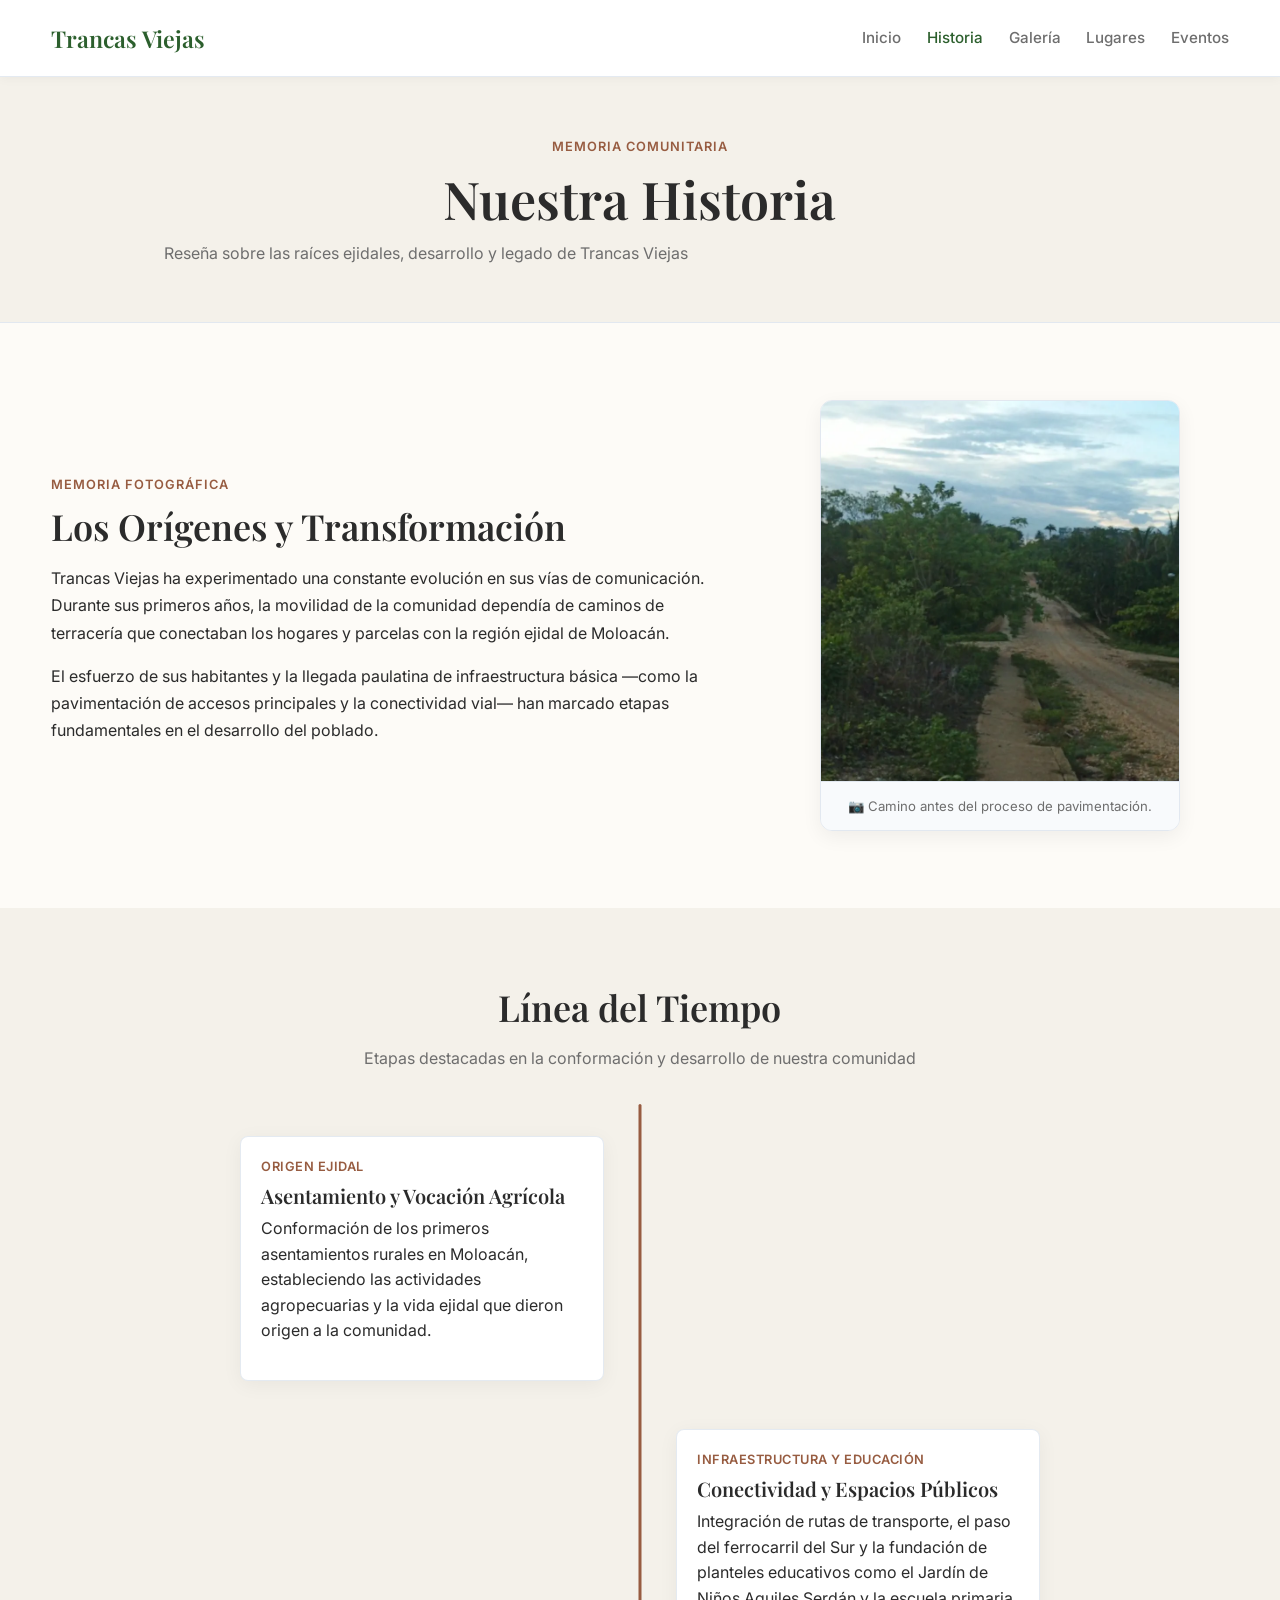
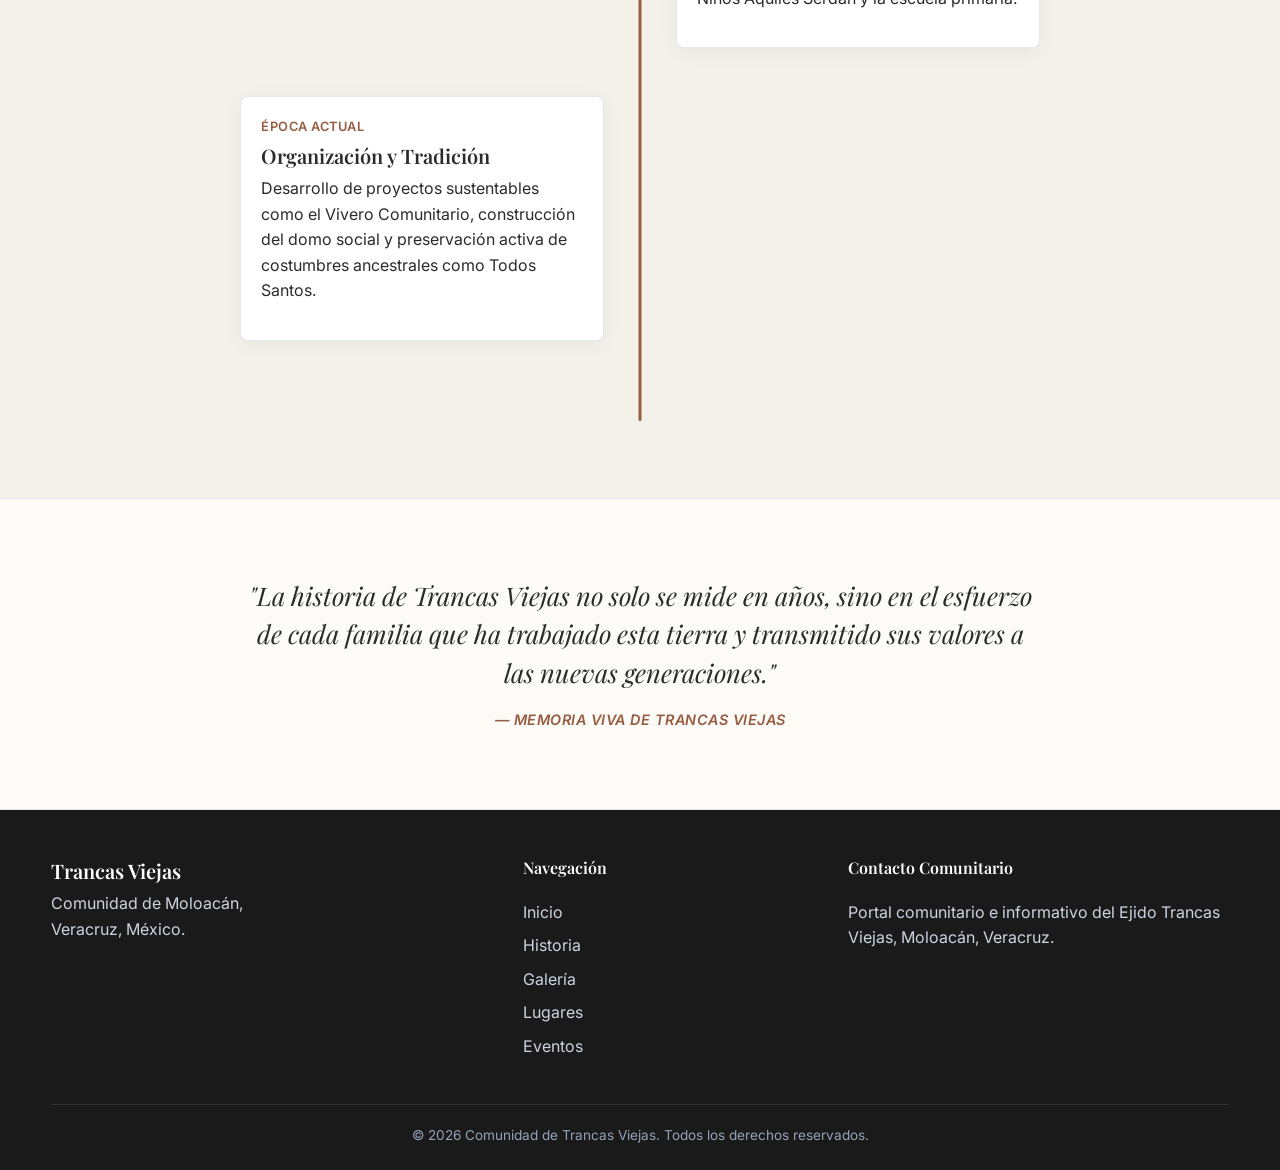
<file: historia.html>
<!doctype html>
<html lang="es">
    <head>
        <meta charset="UTF-8" />
        <meta name="viewport" content="width=device-width, initial-scale=1.0" />
        <title>Historia | Trancas Viejas, Veracruz</title>
        <meta
            name="description"
            content="Reseña histórica, orígenes ejidales y evolución de la comunidad de Trancas Viejas, Moloacán, Veracruz."
        />

        <meta property="og:type" content="website" />
        <meta property="og:site_name" content="Trancas Viejas" />
        <meta property="og:locale" content="es_MX" />
        <meta property="og:title" content="Historia | Trancas Viejas, Veracruz" />
        <meta
            property="og:description"
            content="Reseña histórica, orígenes ejidales y evolución de la comunidad de Trancas Viejas, Moloacán, Veracruz."
        />
        <meta property="og:url" content="https://villxjsv.github.io/trancas-viejas/historia.html" />
        <meta
            property="og:image"
            content="https://villxjsv.github.io/trancas-viejas/img/portada/hero-principal.jpg"
        />
        <meta property="og:image:width" content="1600" />
        <meta property="og:image:height" content="900" />
        <meta name="twitter:card" content="summary_large_image" />
        <meta name="twitter:title" content="Historia | Trancas Viejas, Veracruz" />
        <meta
            name="twitter:description"
            content="Reseña histórica, orígenes ejidales y evolución de la comunidad de Trancas Viejas, Moloacán, Veracruz."
        />
        <meta
            name="twitter:image"
            content="https://villxjsv.github.io/trancas-viejas/img/portada/hero-principal.jpg"
        />

        <link rel="preconnect" href="https://fonts.googleapis.com" />
        <link rel="preconnect" href="https://fonts.gstatic.com" crossorigin />
        <link
            href="https://fonts.googleapis.com/css2?family=Inter:wght@400;500;600&family=Playfair+Display:ital,wght@0,400;0,600;0,700;1,400;1,600&display=swap"
            rel="stylesheet"
        />

        <link rel="icon" href="favicon.ico" sizes="any" />
        <link rel="icon" type="image/png" href="favicon.png" />
        <link rel="apple-touch-icon" href="apple-touch-icon.png" />
        <link rel="stylesheet" href="css/styles.css" />
    </head>
    <body>
        <header class="site-header">
            <div class="container header-container">
                <a href="index.html" class="logo">Trancas Viejas</a>

                <button
                    class="menu-toggle"
                    aria-controls="primary-menu"
                    aria-expanded="false"
                    aria-label="Mostrar menú"
                >
                    <span class="hamburger"></span>
                </button>

                <nav class="site-nav" id="primary-menu" aria-label="Navegación principal">
                    <ul class="nav-list">
                        <li><a href="index.html">Inicio</a></li>
                        <li><a href="historia.html" class="active">Historia</a></li>
                        <li><a href="galeria.html">Galería</a></li>
                        <li><a href="lugares.html">Lugares</a></li>
                        <li><a href="eventos.html">Eventos</a></li>
                    </ul>
                </nav>
            </div>
        </header>

        <main>
            <section class="page-header section bg-light text-center">
                <div class="container">
                    <span class="kicker">Memoria Comunitaria</span>
                    <h1>Nuestra Historia</h1>
                    <p class="text-muted">
                        Reseña sobre las raíces ejidales, desarrollo y legado de Trancas Viejas
                    </p>
                </div>
            </section>

            <section class="section">
                <div class="container">
                    <div class="history-split">
                        <div class="history-text-block">
                            <span class="location-badge">Memoria Fotográfica</span>
                            <h2>Los Orígenes y Transformación</h2>
                            <p>
                                Trancas Viejas ha experimentado una constante evolución en sus vías
                                de comunicación. Durante sus primeros años, la movilidad de la
                                comunidad dependía de caminos de terracería que conectaban los
                                hogares y parcelas con la región ejidal de Moloacán.
                            </p>
                            <p>
                                El esfuerzo de sus habitantes y la llegada paulatina de
                                infraestructura básica —como la pavimentación de accesos principales
                                y la conectividad vial— han marcado etapas fundamentales en el
                                desarrollo del poblado.
                            </p>
                        </div>

                        <div class="history-portrait-card">
                            <picture>
                                <source
                                    srcset="img/historia/camino-antes-pavimentacion.webp"
                                    type="image/webp"
                                />
                                <img
                                    src="img/historia/camino-antes-pavimentacion.jpg"
                                    alt="Antiguo camino de terracería en Trancas Viejas"
                                    loading="lazy"
                                />
                            </picture>
                            <div class="history-portrait-caption">
                                📷 Camino antes del proceso de pavimentación.
                            </div>
                        </div>
                    </div>
                </div>
            </section>

            <section class="section bg-light" id="linea-tiempo">
                <div class="container">
                    <div class="section-header text-center">
                        <h2>Línea del Tiempo</h2>
                        <p class="text-muted">
                            Etapas destacadas en la conformación y desarrollo de nuestra comunidad
                        </p>
                    </div>

                    <div class="timeline">
                        <article class="timeline-item">
                            <div class="timeline-content card">
                                <span class="timeline-date">Origen Ejidal</span>
                                <h3>Asentamiento y Vocación Agrícola</h3>
                                <p>
                                    Conformación de los primeros asentamientos rurales en Moloacán,
                                    estableciendo las actividades agropecuarias y la vida ejidal que
                                    dieron origen a la comunidad.
                                </p>
                            </div>
                        </article>

                        <article class="timeline-item">
                            <div class="timeline-content card">
                                <span class="timeline-date">Infraestructura y Educación</span>
                                <h3>Conectividad y Espacios Públicos</h3>
                                <p>
                                    Integración de rutas de transporte, el paso del ferrocarril del
                                    Sur y la fundación de planteles educativos como el Jardín de
                                    Niños Aquiles Serdán y la escuela primaria.
                                </p>
                            </div>
                        </article>

                        <article class="timeline-item">
                            <div class="timeline-content card">
                                <span class="timeline-date">Época Actual</span>
                                <h3>Organización y Tradición</h3>
                                <p>
                                    Desarrollo de proyectos sustentables como el Vivero Comunitario,
                                    construcción del domo social y preservación activa de costumbres
                                    ancestrales como Todos Santos.
                                </p>
                            </div>
                        </article>
                    </div>
                </div>
            </section>

            <section class="section community-quote">
                <div class="container text-center">
                    <blockquote class="quote-text">
                        "La historia de Trancas Viejas no solo se mide en años, sino en el esfuerzo
                        de cada familia que ha trabajado esta tierra y transmitido sus valores a las
                        nuevas generaciones."
                    </blockquote>
                    <cite class="quote-author">— Memoria Viva de Trancas Viejas</cite>
                </div>
            </section>
        </main>

        <footer class="site-footer">
            <div class="container footer-grid">
                <div class="footer-brand">
                    <h3>Trancas Viejas</h3>
                    <p>Comunidad de Moloacán,<br />Veracruz, México.</p>
                </div>
                <div class="footer-links">
                    <h4>Navegación</h4>
                    <ul>
                        <li><a href="index.html">Inicio</a></li>
                        <li><a href="historia.html">Historia</a></li>
                        <li><a href="galeria.html">Galería</a></li>
                        <li><a href="lugares.html">Lugares</a></li>
                        <li><a href="eventos.html">Eventos</a></li>
                    </ul>
                </div>
                <div class="footer-contact">
                    <h4>Contacto Comunitario</h4>
                    <p>
                        Portal comunitario e informativo del Ejido Trancas Viejas, Moloacán,
                        Veracruz.
                    </p>
                </div>
            </div>
            <div class="footer-bottom container">
                <p>&copy; 2026 Comunidad de Trancas Viejas. Todos los derechos reservados.</p>
            </div>
        </footer>

        <script src="js/main.js"></script>
    </body>
</html>
</file>
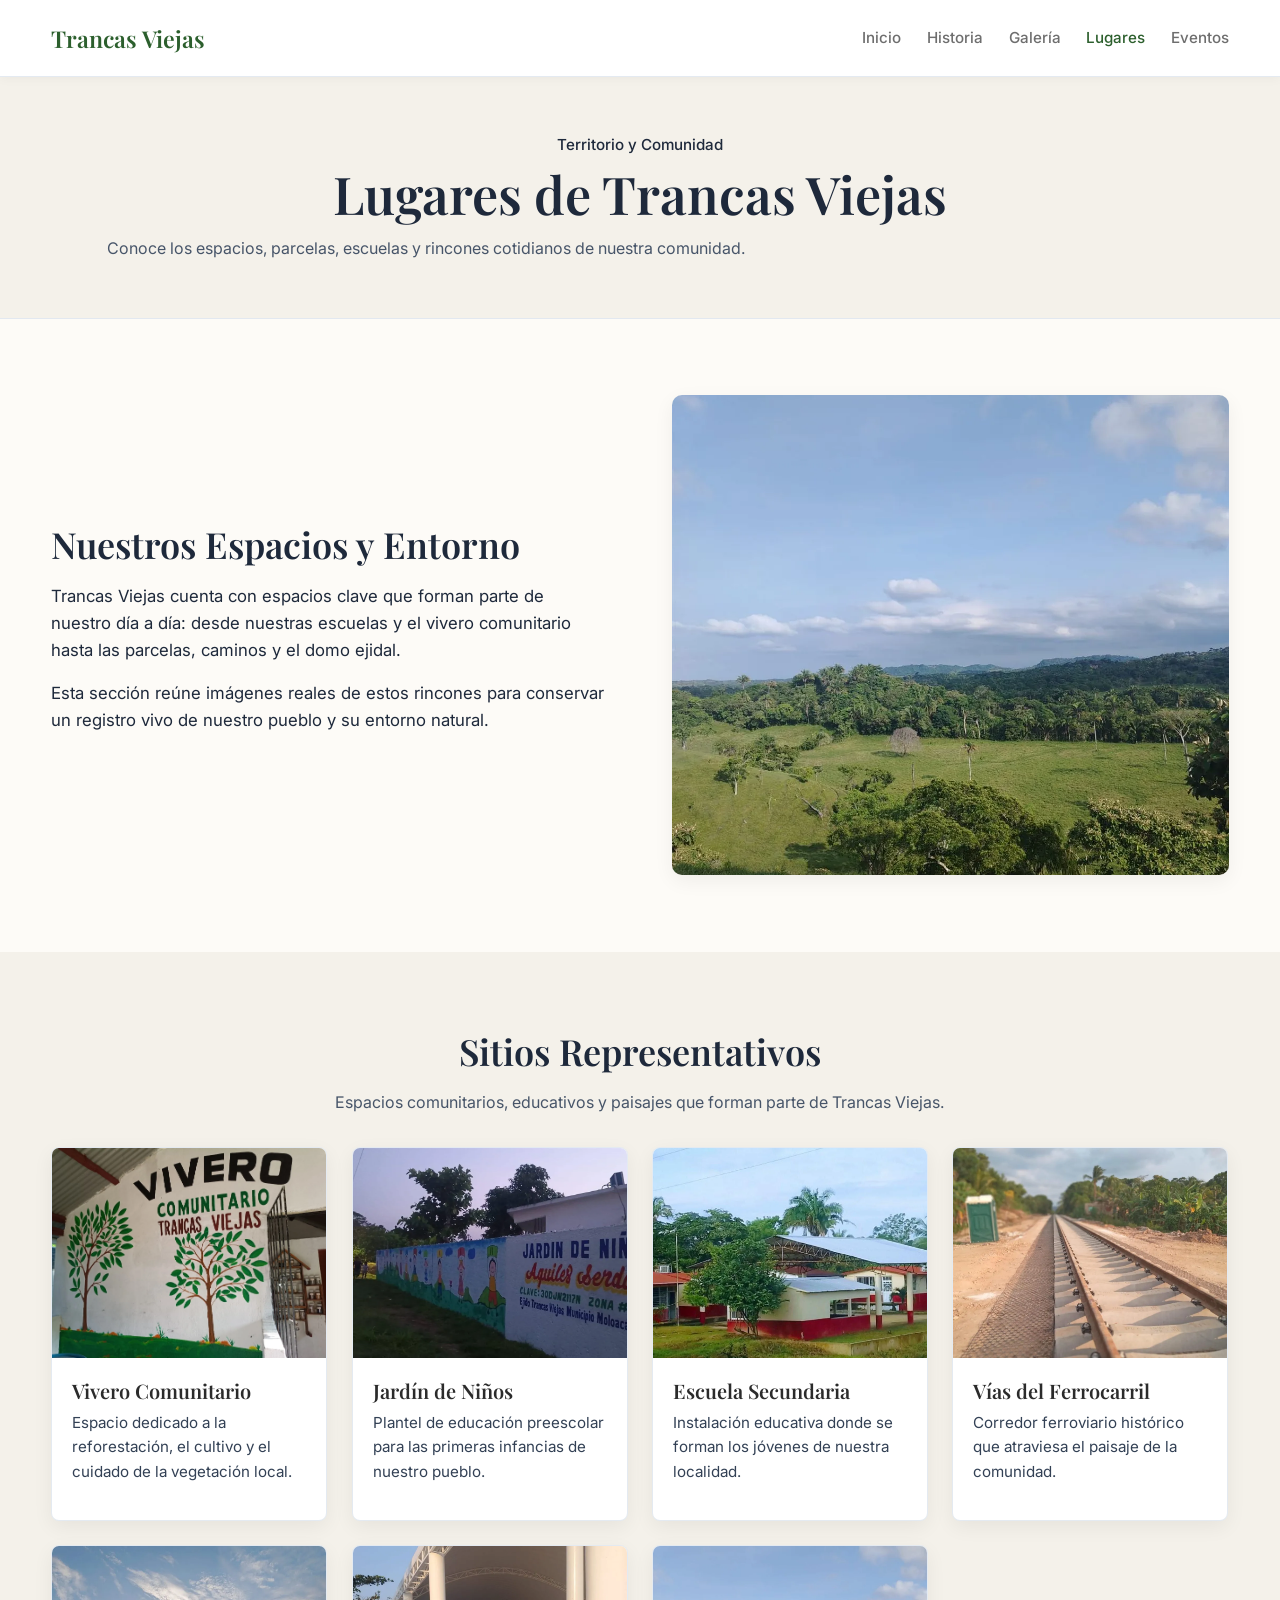
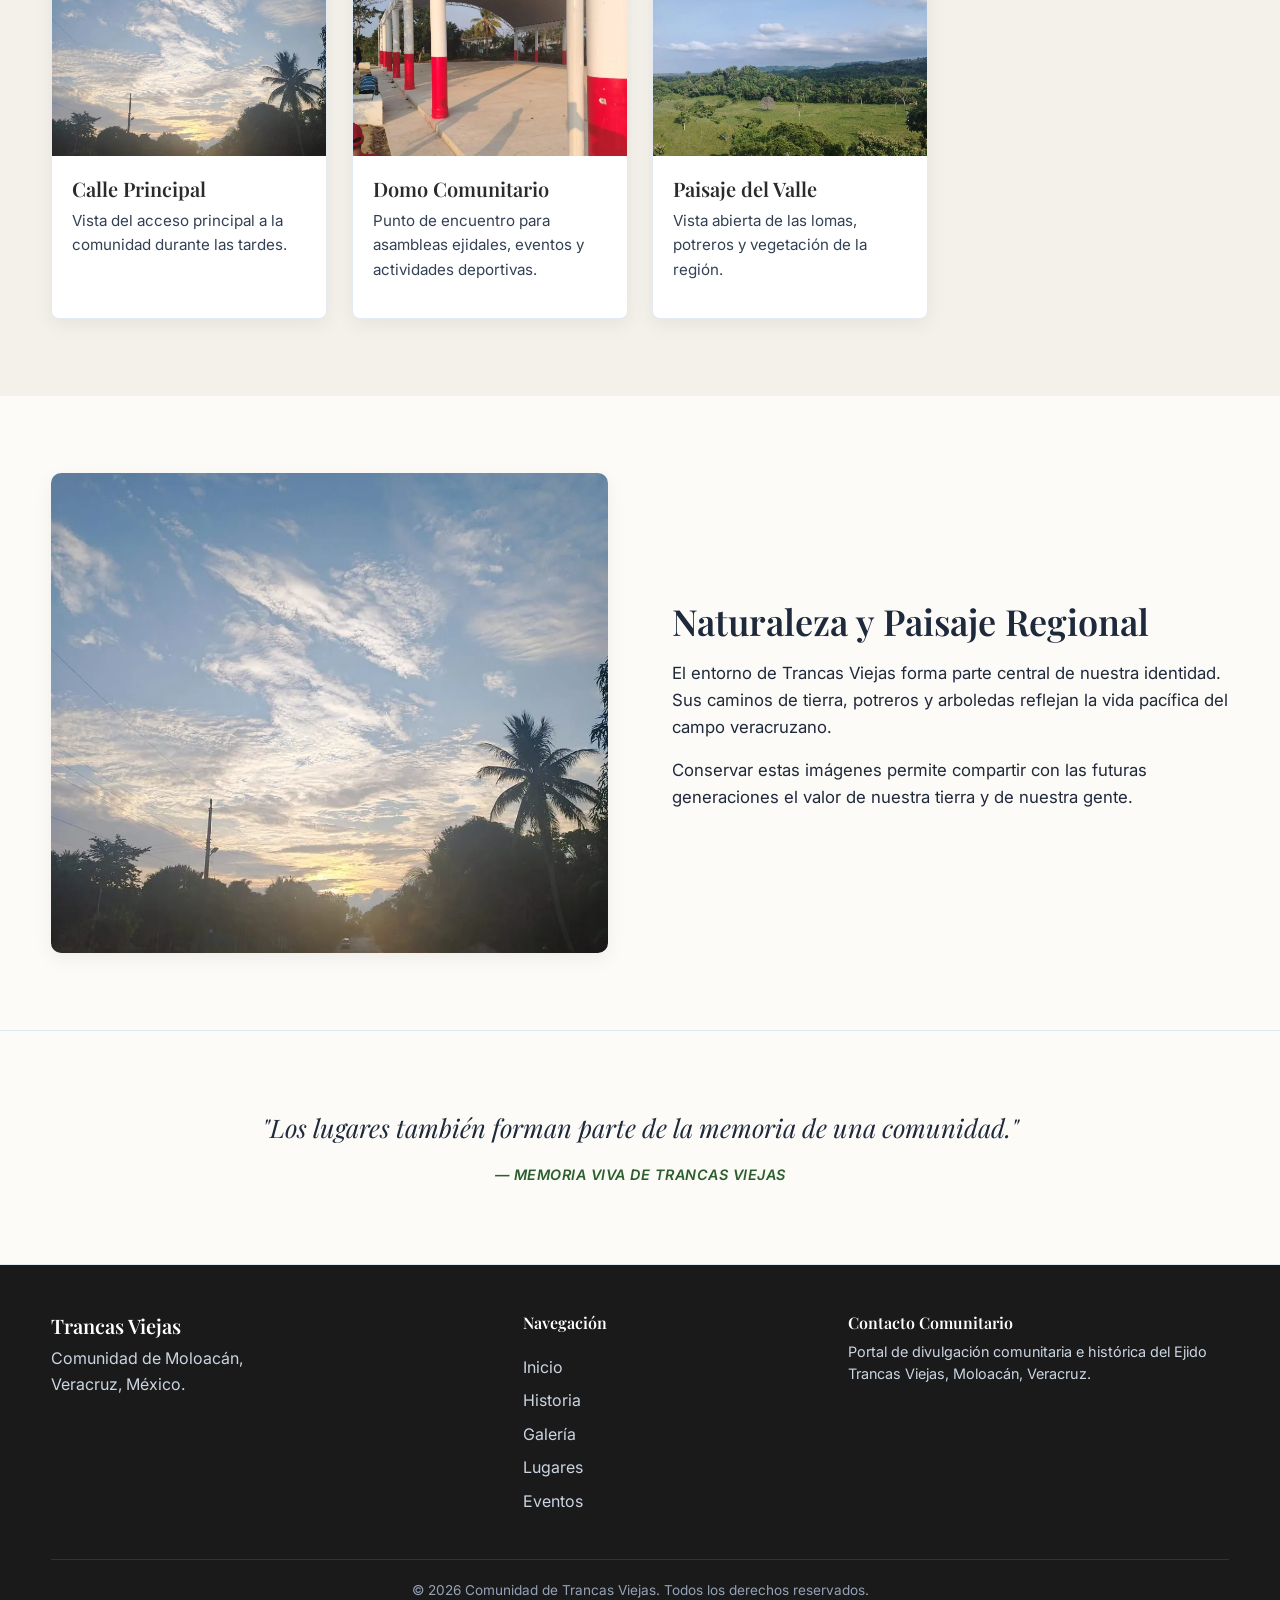
<file: lugares.html>
<!doctype html>
<html lang="es">
    <head>
        <meta charset="UTF-8" />
        <meta name="viewport" content="width=device-width, initial-scale=1.0" />
        <title>Lugares | Trancas Viejas, Veracruz</title>
        <meta
            name="description"
            content="Conoce algunos de los lugares, espacios comunitarios, paisajes y sitios representativos de Trancas Viejas, municipio de Moloacán, Veracruz."
        />

        <meta property="og:type" content="website" />
        <meta property="og:site_name" content="Trancas Viejas" />
        <meta property="og:locale" content="es_MX" />
        <meta property="og:title" content="Lugares | Trancas Viejas, Veracruz" />
        <meta
            property="og:description"
            content="Conoce algunos de los lugares, espacios comunitarios, paisajes y sitios representativos de Trancas Viejas, municipio de Moloacán, Veracruz."
        />
        <meta property="og:url" content="https://villxjsv.github.io/trancas-viejas/lugares.html" />
        <meta
            property="og:image"
            content="https://villxjsv.github.io/trancas-viejas/img/portada/hero-principal.jpg"
        />
        <meta property="og:image:width" content="1600" />
        <meta property="og:image:height" content="900" />
        <meta name="twitter:card" content="summary_large_image" />
        <meta name="twitter:title" content="Lugares | Trancas Viejas, Veracruz" />
        <meta
            name="twitter:description"
            content="Conoce algunos de los lugares, espacios comunitarios, paisajes y sitios representativos de Trancas Viejas, municipio de Moloacán, Veracruz."
        />
        <meta
            name="twitter:image"
            content="https://villxjsv.github.io/trancas-viejas/img/portada/hero-principal.jpg"
        />

        <link rel="preconnect" href="https://fonts.googleapis.com" />
        <link rel="preconnect" href="https://fonts.gstatic.com" crossorigin />
        <link
            href="https://fonts.googleapis.com/css2?family=Inter:wght@400;500;600&family=Playfair+Display:ital,wght@0,400;0,600;0,700;1,400;1,600&display=swap"
            rel="stylesheet"
        />

        <link rel="icon" href="favicon.ico" sizes="any" />
        <link rel="icon" type="image/png" href="favicon.png" />
        <link rel="apple-touch-icon" href="apple-touch-icon.png" />
        <link rel="stylesheet" href="css/styles.css" />
    </head>

    <body>
        <header class="site-header">
            <div class="container header-container">
                <a href="index.html" class="logo">Trancas Viejas</a>

                <button
                    class="menu-toggle"
                    aria-controls="primary-menu"
                    aria-expanded="false"
                    aria-label="Mostrar menú"
                >
                    <span class="hamburger"></span>
                </button>

                <nav class="site-nav" id="primary-menu" aria-label="Navegación principal">
                    <ul class="nav-list">
                        <li><a href="index.html">Inicio</a></li>
                        <li><a href="historia.html">Historia</a></li>
                        <li><a href="galeria.html">Galería</a></li>
                        <li><a href="lugares.html" class="active">Lugares</a></li>
                        <li><a href="eventos.html">Eventos</a></li>
                    </ul>
                </nav>
            </div>
        </header>

        <main>
            <section class="page-header bg-light">
                <div class="container text-center">
                    <span
                        style="
                            color: #1e293b;
                            font-weight: 500;
                            font-size: 0.95rem;
                            display: block;
                            margin-bottom: 0.25rem;
                        "
                        >Territorio y Comunidad</span
                    >
                    <h1 style="color: #1e293b">Lugares de Trancas Viejas</h1>
                    <p class="subtitle" style="color: #475569">
                        Conoce los espacios, parcelas, escuelas y rincones cotidianos de nuestra
                        comunidad.
                    </p>
                </div>
            </section>

            <section class="section" id="intro-lugares">
                <div class="container">
                    <div class="intro-grid">
                        <div class="intro-text">
                            <h2 style="color: #1e293b">Nuestros Espacios y Entorno</h2>
                            <p style="color: #1e293b; font-size: 1.05rem; line-height: 1.6">
                                Trancas Viejas cuenta con espacios clave que forman parte de nuestro
                                día a día: desde nuestras escuelas y el vivero comunitario hasta las
                                parcelas, caminos y el domo ejidal.
                            </p>
                            <p style="color: #1e293b; font-size: 1.05rem; line-height: 1.6">
                                Esta sección reúne imágenes reales de estos rincones para conservar
                                un registro vivo de nuestro pueblo y su entorno natural.
                            </p>
                        </div>

                        <div class="intro-image">
                            <picture>
                                <source
                                    srcset="img/lugares/paisaje-panoramico-valle.webp"
                                    type="image/webp"
                                />
                                <img
                                    src="img/lugares/paisaje-panoramico-valle.jpg"
                                    alt="Paisaje panorámico del entorno de Trancas Viejas"
                                    loading="lazy"
                                />
                            </picture>
                        </div>
                    </div>
                </div>
            </section>

            <section class="section bg-light" id="lugares-destacados">
                <div class="container">
                    <div class="section-header text-center">
                        <h2 style="color: #1e293b">Sitios Representativos</h2>
                        <p style="color: #475569">
                            Espacios comunitarios, educativos y paisajes que forman parte de Trancas
                            Viejas.
                        </p>
                    </div>

                    <div class="grid grid-4">
                        <article class="card">
                            <div class="card-image-wrapper">
                                <picture>
                                    <source
                                        srcset="img/lugares/vivero-comunitario.webp"
                                        type="image/webp"
                                    />
                                    <img
                                        src="img/lugares/vivero-comunitario.jpg"
                                        alt="Vivero comunitario de Trancas Viejas"
                                        loading="lazy"
                                    />
                                </picture>
                            </div>
                            <div class="card-content">
                                <h3>Vivero Comunitario</h3>
                                <p style="color: #334155">
                                    Espacio dedicado a la reforestación, el cultivo y el cuidado de
                                    la vegetación local.
                                </p>
                            </div>
                        </article>

                        <article class="card">
                            <div class="card-image-wrapper">
                                <picture>
                                    <source
                                        srcset="img/lugares/jardin-de-ninos.webp"
                                        type="image/webp"
                                    />
                                    <img
                                        src="img/lugares/jardin-de-ninos.jpg"
                                        alt="Jardín de niños de Trancas Viejas"
                                        loading="lazy"
                                    />
                                </picture>
                            </div>
                            <div class="card-content">
                                <h3>Jardín de Niños</h3>
                                <p style="color: #334155">
                                    Plantel de educación preescolar para las primeras infancias de
                                    nuestro pueblo.
                                </p>
                            </div>
                        </article>

                        <article class="card">
                            <div class="card-image-wrapper">
                                <picture>
                                    <source
                                        srcset="img/lugares/escuela-secundaria.webp"
                                        type="image/webp"
                                    />
                                    <img
                                        src="img/lugares/escuela-secundaria.jpg"
                                        alt="Escuela secundaria de Trancas Viejas"
                                        loading="lazy"
                                    />
                                </picture>
                            </div>
                            <div class="card-content">
                                <h3>Escuela Secundaria</h3>
                                <p style="color: #334155">
                                    Instalación educativa donde se forman los jóvenes de nuestra
                                    localidad.
                                </p>
                            </div>
                        </article>

                        <article class="card">
                            <div class="card-image-wrapper">
                                <picture>
                                    <source
                                        srcset="img/lugares/vias-ferrocarril.webp"
                                        type="image/webp"
                                    />
                                    <img
                                        src="img/lugares/vias-ferrocarril.jpg"
                                        alt="Vías del ferrocarril en Trancas Viejas"
                                        loading="lazy"
                                    />
                                </picture>
                            </div>
                            <div class="card-content">
                                <h3>Vías del Ferrocarril</h3>
                                <p style="color: #334155">
                                    Corredor ferroviario histórico que atraviesa el paisaje de la
                                    comunidad.
                                </p>
                            </div>
                        </article>

                        <article class="card">
                            <div class="card-image-wrapper">
                                <picture>
                                    <source
                                        srcset="img/lugares/calle-principal-atardecer.webp"
                                        type="image/webp"
                                    />
                                    <img
                                        src="img/lugares/calle-principal-atardecer.jpg"
                                        alt="Calle de Trancas Viejas durante el atardecer"
                                        loading="lazy"
                                    />
                                </picture>
                            </div>
                            <div class="card-content">
                                <h3>Calle Principal</h3>
                                <p style="color: #334155">
                                    Vista del acceso principal a la comunidad durante las tardes.
                                </p>
                            </div>
                        </article>

                        <article class="card">
                            <div class="card-image-wrapper">
                                <picture>
                                    <source
                                        srcset="img/lugares/domo-comunitario.webp"
                                        type="image/webp"
                                    />
                                    <img
                                        src="img/lugares/domo-comunitario.jpg"
                                        alt="Domo comunitario de Trancas Viejas"
                                        loading="lazy"
                                    />
                                </picture>
                            </div>
                            <div class="card-content">
                                <h3>Domo Comunitario</h3>
                                <p style="color: #334155">
                                    Punto de encuentro para asambleas ejidales, eventos y
                                    actividades deportivas.
                                </p>
                            </div>
                        </article>

                        <article class="card">
                            <div class="card-image-wrapper">
                                <picture>
                                    <source
                                        srcset="img/lugares/paisaje-panoramico-valle.webp"
                                        type="image/webp"
                                    />
                                    <img
                                        src="img/lugares/paisaje-panoramico-valle.jpg"
                                        alt="Paisaje panorámico del valle cercano a Trancas Viejas"
                                        loading="lazy"
                                    />
                                </picture>
                            </div>
                            <div class="card-content">
                                <h3>Paisaje del Valle</h3>
                                <p style="color: #334155">
                                    Vista abierta de las lomas, potreros y vegetación de la región.
                                </p>
                            </div>
                        </article>
                    </div>
                </div>
            </section>

            <section class="section" id="entorno-natural">
                <div class="container">
                    <div class="intro-grid">
                        <div class="intro-image">
                            <picture>
                                <source
                                    srcset="img/lugares/calle-principal-atardecer.webp"
                                    type="image/webp"
                                />
                                <img
                                    src="img/lugares/calle-principal-atardecer.jpg"
                                    alt="Calle de Trancas Viejas durante el atardecer"
                                    loading="lazy"
                                />
                            </picture>
                        </div>

                        <div class="intro-text">
                            <h2 style="color: #1e293b">Naturaleza y Paisaje Regional</h2>
                            <p style="color: #1e293b; font-size: 1.05rem; line-height: 1.6">
                                El entorno de Trancas Viejas forma parte central de nuestra
                                identidad. Sus caminos de tierra, potreros y arboledas reflejan la
                                vida pacífica del campo veracruzano.
                            </p>
                            <p style="color: #1e293b; font-size: 1.05rem; line-height: 1.6">
                                Conservar estas imágenes permite compartir con las futuras
                                generaciones el valor de nuestra tierra y de nuestra gente.
                            </p>
                        </div>
                    </div>
                </div>
            </section>

            <section class="section community-quote">
                <div class="container text-center">
                    <blockquote class="quote-text" style="color: #1e293b">
                        "Los lugares también forman parte de la memoria de una comunidad."
                    </blockquote>
                    <cite class="quote-author" style="color: #2c5f2d; font-weight: 600">
                        — Memoria Viva de Trancas Viejas
                    </cite>
                </div>
            </section>
        </main>

        <footer class="site-footer">
            <div class="container footer-grid">
                <div class="footer-brand">
                    <h3>Trancas Viejas</h3>
                    <p>
                        Comunidad de Moloacán,<br />
                        Veracruz, México.
                    </p>
                </div>

                <div class="footer-links">
                    <h4>Navegación</h4>
                    <ul>
                        <li><a href="index.html">Inicio</a></li>
                        <li><a href="historia.html">Historia</a></li>
                        <li><a href="galeria.html">Galería</a></li>
                        <li><a href="lugares.html">Lugares</a></li>
                        <li><a href="eventos.html">Eventos</a></li>
                    </ul>
                </div>

                <div class="footer-contact">
                    <h4 style="color: #ffffff; font-weight: 600; margin-bottom: 0.5rem">
                        Contacto Comunitario
                    </h4>
                    <p style="color: #cbd5e1; font-size: 0.9rem; line-height: 1.5">
                        Portal de divulgación comunitaria e histórica del Ejido Trancas Viejas,
                        Moloacán, Veracruz.
                    </p>
                </div>
            </div>

            <div class="footer-bottom container">
                <p>&copy; 2026 Comunidad de Trancas Viejas. Todos los derechos reservados.</p>
            </div>
        </footer>

        <script src="js/main.js"></script>
    </body>
</html>
</file>
<file: css/styles.css>
:root {
    --color-primary: #2c5f2d;
    --color-primary-dark: #214722;
    --color-secondary: #975c41;
    --color-accent: #e5a93b;

    --color-background: #fdfbf7;
    --color-surface: #ffffff;
    --color-bg-light: #f4f1ea;

    --color-text: #2b2b2b;
    --color-text-muted: #6e6e6e;
    --color-text-light: #ffffff;

    --color-border: #e2e8f0;
    --color-border-warm: #e5e0d8;

    --font-heading: 'Playfair Display', Georgia, serif;
    --font-body: 'Inter', Arial, sans-serif;

    --container-width: 1200px;
    --border-radius: 8px;

    --shadow-subtle: 0 4px 20px rgba(0, 0, 0, 0.05);
    --shadow-card: 0 6px 20px rgba(0, 0, 0, 0.06);
    --shadow-hover: 0 14px 30px rgba(0, 0, 0, 0.1);

    --transition: 0.3s ease;
}

*,
*::before,
*::after {
    box-sizing: border-box;
}

html {
    scroll-behavior: smooth;
    scroll-padding-top: 90px;
}

body {
    margin: 0;
    font-family: var(--font-body);
    color: var(--color-text);
    background: var(--color-background);
    line-height: 1.6;
    -webkit-font-smoothing: antialiased;
    overflow-wrap: break-word;
    overflow-x: hidden;
}

img,
svg,
iframe {
    max-width: 100%;
}

img,
svg {
    display: block;
}

img {
    height: auto;
}

a {
    color: inherit;
    text-decoration: none;
}

button,
input,
textarea,
select {
    font: inherit;
}

button {
    cursor: pointer;
}

:focus-visible {
    outline: 3px solid var(--color-accent);
    outline-offset: 4px;
}

h1,
h2,
h3,
h4,
.logo,
.site-logo {
    margin-top: 0;
    font-family: var(--font-heading);
    font-weight: 600;
    line-height: 1.25;
    color: var(--color-text);
}

h1 {
    font-size: clamp(2rem, 5vw, 3.25rem);
}

h2 {
    font-size: clamp(1.65rem, 3.5vw, 2.25rem);
    margin-bottom: 1rem;
}

h3 {
    font-size: 1.25rem;
    margin-bottom: 0.5rem;
}

h4 {
    font-size: 1rem;
}

p {
    margin-top: 0;
    margin-bottom: 1rem;
}

.text-muted {
    color: var(--color-text-muted);
}

.container {
    width: min(92%, var(--container-width));
    margin-inline: auto;
}

.section {
    padding-block: clamp(3rem, 6vw, 5rem);
}

.section-header {
    margin-bottom: 2rem;
}

.section-heading {
    margin-bottom: 2rem;
}

.subtitle {
    font-size: 1.05rem;
}

.timeline-date {
    display: inline-block;

    margin-bottom: 0.35rem;

    color: var(--color-secondary);

    font-size: 0.8rem;
    font-weight: 600;

    text-transform: uppercase;
    letter-spacing: 0.5px;
}

.section-kicker,
.location-kicker,
.section-tag,
.kicker,
.location-badge {
    display: inline-block;
    margin-bottom: 0.55rem;
    color: var(--color-secondary);
    font-size: 0.8rem;
    font-weight: 600;
    text-transform: uppercase;
    letter-spacing: 1px;
}

.bg-light {
    background: var(--color-bg-light);
}

.text-center {
    text-align: center;
}

.grid,
.grid-3,
.grid-4,
.intro-grid,
.location-grid,
.location-container,
.footer-grid {
    display: grid;
    grid-template-columns: minmax(0, 1fr);
    gap: 1.5rem;
}

.intro-grid {
    gap: 2rem;
    align-items: center;
}

.btn {
    display: inline-flex;
    align-items: center;
    justify-content: center;

    min-height: 44px;
    padding: 0.75rem 1.25rem;

    border: 2px solid transparent;
    border-radius: var(--border-radius);

    font-size: 0.95rem;
    font-weight: 600;
    text-align: center;

    transition:
        background-color var(--transition),
        color var(--transition),
        border-color var(--transition),
        transform var(--transition);
}

.btn-primary {
    color: var(--color-text-light);
    background: var(--color-primary);
    border-color: var(--color-primary);
}

.btn-secondary {
    color: var(--color-text-light);
    background: transparent;
    border-color: var(--color-text-light);
}

.btn-outline {
    color: var(--color-primary);
    background: transparent;
    border-color: var(--color-primary);
}

.btn-full {
    width: 100%;
}

.link-action {
    display: inline-flex;
    align-items: center;
    margin-top: auto;

    color: var(--color-primary);
    font-size: 0.95rem;
    font-weight: 600;

    transition:
        color var(--transition),
        transform var(--transition);
}

.site-header {
    position: sticky;
    top: 0;
    z-index: 1000;

    background: var(--color-surface);

    border-bottom: 1px solid rgba(226, 232, 240, 0.9);

    box-shadow: 0 2px 10px rgba(0, 0, 0, 0.04);
}

.header-container {
    position: relative;

    display: flex;
    align-items: center;
    justify-content: space-between;

    gap: 1rem;

    min-height: 68px;
}

.logo,
.site-logo {
    flex-shrink: 0;
    margin: 0;

    color: var(--color-primary);

    font-size: clamp(1.15rem, 3vw, 1.45rem);
    white-space: nowrap;
}

.menu-toggle {
    display: inline-flex;
    align-items: center;
    justify-content: center;

    flex: 0 0 44px;

    width: 44px;
    height: 44px;

    border: 1px solid #cbd5e1;
    border-radius: 7px;

    background: transparent;
    color: var(--color-primary);
}

.hamburger {
    position: relative;

    display: block;

    width: 21px;
    height: 2px;

    background: currentColor;

    transition: background-color var(--transition);
}

.hamburger::before,
.hamburger::after {
    position: absolute;
    left: 0;

    width: 100%;
    height: 2px;

    content: '';

    background: currentColor;

    transition:
        transform var(--transition),
        top var(--transition);
}

.hamburger::before {
    top: -6px;
}

.hamburger::after {
    top: 6px;
}

.site-nav {
    position: absolute;

    top: 100%;
    left: -4.35%;
    right: -4.35%;

    z-index: 1001;

    padding: 0.75rem 5% 1rem;

    background: var(--color-surface);

    border-top: 1px solid #eef2f5;

    box-shadow: 0 10px 24px rgba(0, 0, 0, 0.08);

    opacity: 0;
    visibility: hidden;

    transform: translateY(-8px);

    transition:
        opacity var(--transition),
        visibility var(--transition),
        transform var(--transition);
}

.site-nav.is-open {
    opacity: 1;
    visibility: visible;
    transform: translateY(0);
}

.nav-list {
    display: flex;
    flex-direction: column;

    gap: 0.25rem;

    margin: 0;
    padding: 0;

    list-style: none;
}

.nav-list a {
    display: block;

    padding: 0.7rem 0.65rem;

    border-radius: 5px;

    color: var(--color-text-muted);

    font-size: 1rem;
    font-weight: 500;

    transition:
        color var(--transition),
        background-color var(--transition);
}

.nav-list a.active {
    color: var(--color-primary);
}

.hero-section {
    position: relative;

    display: flex;
    align-items: center;

    min-height: min(78vh, 760px);

    padding-block: clamp(4rem, 8vw, 6rem);

    overflow: hidden;

    background-image: linear-gradient(
            90deg,
            rgba(0, 0, 0, 0.58) 0%,
            rgba(0, 0, 0, 0.3) 52%,
            rgba(0, 0, 0, 0.1) 100%
        ),
        url('../img/portada/hero-principal.jpg');

    background-image: linear-gradient(
            90deg,
            rgba(0, 0, 0, 0.58) 0%,
            rgba(0, 0, 0, 0.3) 52%,
            rgba(0, 0, 0, 0.1) 100%
        ),
        image-set(
            url('../img/portada/hero-principal.webp') type('image/webp'),
            url('../img/portada/hero-principal.jpg') type('image/jpeg')
        );

    background-position: center;
    background-size: cover;
    background-repeat: no-repeat;
}

.hero-container {
    position: relative;
    z-index: 2;
}

.hero-content {
    width: 100%;
    max-width: 760px;

    color: #ffffff;
}

.hero-kicker {
    display: inline-block;

    margin-bottom: 0.7rem;

    color: var(--color-accent);

    font-size: 0.82rem;
    font-weight: 600;

    text-transform: uppercase;
    letter-spacing: 1.2px;

    text-shadow: 0 2px 5px rgba(0, 0, 0, 0.65);
}

.hero-title {
    margin-bottom: 0.8rem;

    color: #ffffff;

    font-size: clamp(2.5rem, 8vw, 4.7rem);
    line-height: 1.05;

    text-shadow: 0 3px 12px rgba(0, 0, 0, 0.65);
}

.hero-subtitle {
    max-width: 560px;

    margin-bottom: 1.75rem;

    color: #ffffff;

    font-size: clamp(1rem, 2.2vw, 1.25rem);

    text-shadow: 0 2px 8px rgba(0, 0, 0, 0.65);
}

.hero-actions {
    display: flex;
    flex-wrap: wrap;
    gap: 0.8rem;
}

.btn-hero-primary,
.btn-hero-secondary {
    display: inline-flex;
    align-items: center;
    justify-content: center;

    min-height: 46px;

    padding: 0.8rem 1.3rem;

    border: 1px solid transparent;
    border-radius: 8px;

    font-size: 0.95rem;
    font-weight: 600;
    text-align: center;

    transition:
        background-color var(--transition),
        border-color var(--transition),
        transform var(--transition),
        box-shadow var(--transition);
}

.btn-hero-primary {
    color: #3a2b00;

    background: var(--color-accent);
    border-color: var(--color-accent);

    box-shadow: 0 6px 18px rgba(229, 169, 59, 0.45);
}

.btn-hero-secondary {
    color: var(--color-primary);

    background: #ffffff;

    border-color: #ffffff;

    box-shadow: 0 6px 18px rgba(0, 0, 0, 0.22);
}

.intro-text,
.intro-image {
    min-width: 0;
}

.intro-text h2 {
    margin-bottom: 1rem;
}

.intro-text p {
    max-width: 650px;

    color: var(--color-text-muted);

    font-size: 1.02rem;
}

.intro-image img {
    width: 100%;
    max-height: 480px;

    border-radius: 10px;

    object-fit: cover;
    object-position: center;

    box-shadow: var(--shadow-card);

    transition:
        transform 0.4s ease,
        box-shadow 0.4s ease;
}

.card {
    display: flex;
    flex-direction: column;

    min-width: 0;
    height: 100%;

    overflow: hidden;

    background: var(--color-surface);

    border: 1px solid rgba(226, 232, 240, 0.9);

    border-radius: var(--border-radius);

    box-shadow: var(--shadow-card);

    transition:
        transform var(--transition),
        box-shadow var(--transition),
        border-color var(--transition);
}

.card-image-wrapper {
    width: 100%;
    height: 210px;

    overflow: hidden;

    background: var(--color-bg-light);
}

.card-image-wrapper img,
.card img {
    width: 100%;
    height: 100%;

    object-fit: cover;
    object-position: center;

    transition: transform 0.45s ease;
}

.card-content {
    display: flex;
    flex: 1;
    flex-direction: column;

    min-width: 0;

    padding: 1.25rem;
}

.card-content h3 {
    margin-bottom: 0.5rem;
}

.card-content p {
    flex: 1;

    margin-bottom: 1rem;

    color: var(--color-text-muted);

    font-size: 0.95rem;
}

.notice-card {
    border-top: 4px solid var(--color-accent);
}

.notice-date {
    display: block;

    margin-bottom: 0.5rem;

    color: var(--color-secondary);

    font-size: 0.85rem;
    font-weight: 600;
}

.gallery-grid {
    display: grid;

    grid-template-columns: minmax(0, 1fr);

    align-items: start;

    gap: 1.25rem;
}

.gallery-card {
    display: flex;
    flex-direction: column;

    align-self: start;

    min-width: 0;
    height: auto;

    overflow: hidden;

    background: #ffffff;

    border: 1px solid var(--color-border);

    border-radius: var(--border-radius);

    box-shadow: var(--shadow-card);

    cursor: pointer;

    transition:
        transform 0.3s cubic-bezier(0.16, 1, 0.3, 1),
        box-shadow 0.3s cubic-bezier(0.16, 1, 0.3, 1),
        border-color 0.3s ease;
}

.gallery-card .card-image {
    display: flex;
    align-items: center;
    justify-content: center;

    width: 100%;
    height: 220px;

    overflow: hidden;

    background: var(--color-bg-light);
}

.gallery-card .card-image img {
    display: block;

    width: 100%;
    height: 100%;

    object-fit: contain;
    object-position: center;

    transition: transform 0.5s cubic-bezier(0.16, 1, 0.3, 1);
}

.gallery-card .card-content {
    display: flex;
    flex: 1;
    flex-direction: column;

    height: auto;

    padding: 1.1rem;
}

.gallery-card .card-content h3 {
    margin-bottom: 0.45rem;
}

.gallery-card .card-content p {
    flex: none;

    margin-bottom: 0;

    color: var(--color-text-muted);

    font-size: 0.94rem;
}

.gallery-card-image {
    display: flex;
    align-items: center;
    justify-content: center;

    width: 100%;
    height: 220px;

    overflow: hidden;

    background: var(--color-bg-light);
}

.gallery-card-image img {
    display: block;

    width: 100%;
    height: 100%;

    object-fit: cover;
    object-position: center;

    transition: transform 0.5s cubic-bezier(0.16, 1, 0.3, 1);
}

.gallery-card-body {
    display: flex;
    flex-direction: column;

    padding: 1.2rem;
}

.gallery-card-image img.img-up {
    object-position: center 25%;
}

#fauna .gallery-grid {
    grid-template-columns: minmax(0, 1fr);
}

.gallery-item {
    overflow: hidden;

    aspect-ratio: 1 / 1;

    background: var(--color-surface);

    border-radius: var(--border-radius);

    box-shadow: var(--shadow-subtle);
}

.gallery-item img {
    width: 100%;
    height: 100%;

    object-fit: cover;

    transition: transform 0.4s ease;
}

#lugares-destacados .card {
    transition:
        transform 0.3s cubic-bezier(0.16, 1, 0.3, 1),
        box-shadow 0.3s cubic-bezier(0.16, 1, 0.3, 1),
        border-color 0.3s ease;
}

#lugares-destacados .card-image-wrapper img {
    transition: transform 0.5s cubic-bezier(0.16, 1, 0.3, 1);
}

@media (hover: hover) and (pointer: fine) {
    .card:hover,
    .card:focus-within {
        transform: translateY(-5px);

        box-shadow: var(--shadow-hover);

        border-color: rgba(44, 95, 45, 0.18);
    }

    .card:hover .card-image-wrapper img {
        transform: scale(1.04);
    }

    .gallery-card:hover {
        transform: translateY(-6px);

        box-shadow: 0 16px 30px -10px rgba(0, 0, 0, 0.15);

        border-color: var(--color-primary);
    }

    .gallery-card:hover .card-image img {
        transform: scale(1.05);
    }

    #lugares-destacados .card:hover,
    #lugares-destacados .card:focus-within {
        transform: translateY(-6px);

        box-shadow: 0 16px 30px -10px rgba(0, 0, 0, 0.15);

        border-color: var(--color-primary);
    }

    #lugares-destacados .card:hover .card-image-wrapper img,
    #lugares-destacados .card:focus-within .card-image-wrapper img {
        transform: scale(1.05);
    }

    .gallery-item:hover img {
        transform: scale(1.04);
    }

    .intro-image:hover img {
        transform: scale(1.02);

        box-shadow: var(--shadow-hover);
    }

    .link-action:hover {
        color: var(--color-secondary);

        transform: translateX(3px);
    }

    .btn:hover {
        transform: translateY(-2px);
    }

    .btn-primary:hover {
        background: var(--color-primary-dark);

        border-color: var(--color-primary-dark);
    }

    .btn-secondary:hover {
        color: var(--color-text);

        background: #ffffff;
    }

    .btn-outline:hover {
        color: var(--color-text-light);

        background: var(--color-primary);
        border-color: var(--color-primary);
    }

    .btn-hero-primary:hover {
        background: #d69a2e;

        border-color: #d69a2e;

        transform: translateY(-2px);

        box-shadow: 0 9px 24px rgba(229, 169, 59, 0.55);
    }

    .btn-hero-secondary:hover {
        background: #f4f1ea;

        border-color: #f4f1ea;

        transform: translateY(-2px);
    }

    .nav-list a:hover {
        color: var(--color-primary);

        background: rgba(44, 95, 45, 0.04);
    }

    .footer-links a:hover {
        color: var(--color-accent);
    }
}

.community-quote {
    border-top: 1px solid var(--color-border);
    border-bottom: 1px solid var(--color-border);
}

.quote-text {
    max-width: 800px;

    margin: 0 auto 1rem;

    font-family: var(--font-heading);

    font-size: clamp(1.15rem, 2.6vw, 1.6rem);

    font-style: italic;

    line-height: 1.5;

    color: var(--color-text);
}

.quote-author {
    color: var(--color-secondary);

    font-size: 0.9rem;
    font-weight: 600;

    text-transform: uppercase;
    letter-spacing: 0.5px;
}

.page-header {
    padding-block: clamp(2.5rem, 5vw, 3.5rem);

    border-bottom: 1px solid var(--color-border);
}

.page-header h1 {
    margin-bottom: 0.6rem;
}

.page-header p {
    max-width: 750px;

    margin-bottom: 0;

    color: var(--color-text-muted);

    font-size: 1rem;
}

.history-split {
    display: flex;
    flex-direction: column;

    align-items: center;

    gap: 2rem;
}

.history-text-block {
    width: 100%;
}

.history-text-block h2 {
    margin-bottom: 1rem;
}

.history-text-block p {
    line-height: 1.7;
}

.history-card-frame {
    width: 100%;

    padding: 1rem;

    background: #ffffff;

    border: 1px solid var(--color-border);

    border-radius: var(--border-radius);

    box-shadow: var(--shadow-card);
}

.history-card-frame img {
    width: 100%;

    height: clamp(250px, 50vw, 380px);

    border-radius: 5px;

    object-fit: cover;
    object-position: center;
}

.history-card-caption {
    display: flex;
    align-items: center;

    gap: 0.5rem;

    padding-top: 0.5rem;
    margin-top: 0.75rem;

    border-top: 1px dashed var(--color-border);

    color: var(--color-text-muted);

    font-size: 0.825rem;
}

.history-portrait-card {
    width: 100%;
    max-width: 360px;

    overflow: hidden;

    margin-inline: auto;

    background: #ffffff;

    border: 1px solid var(--color-border);

    border-radius: 12px;

    box-shadow: var(--shadow-card);
}

.history-portrait-card img {
    width: 100%;
    height: 380px;

    object-fit: cover;
    object-position: center bottom;
}

.history-portrait-caption {
    padding: 0.85rem 1rem;

    background: #f8fafc;

    border-top: 1px solid var(--color-border);

    text-align: center;

    color: var(--color-text-muted);

    font-size: 0.825rem;
}

.timeline {
    position: relative;

    max-width: 800px;

    margin-inline: auto;

    padding-block: 2rem;
}

.timeline::before {
    position: absolute;

    top: 0;
    bottom: 0;
    left: 19px;

    width: 3px;

    content: '';

    background: var(--color-secondary);

    border-radius: 3px;
}

.timeline-item {
    position: relative;

    width: 100%;

    margin-bottom: 2rem;

    padding-left: 58px;
}

.timeline-marker {
    position: absolute;

    top: 15px;
    left: 8px;

    z-index: 1;

    width: 23px;
    height: 23px;

    background: var(--color-accent);

    border: 4px solid var(--color-background);

    border-radius: 50%;
}

.timeline-content {
    padding: 1.25rem;

    background: var(--color-surface);

    border-radius: var(--border-radius);

    box-shadow: var(--shadow-subtle);
}

.location-grid {
    align-items: stretch;

    gap: 2rem;
}

.location-text {
    display: flex;
    flex-direction: column;

    justify-content: center;

    min-width: 0;
}

.location-desc {
    max-width: 650px;

    color: var(--color-text-muted);

    line-height: 1.6;
}

.routes-block {
    margin: 1rem 0 1.5rem;
}

.routes-block h3 {
    margin-bottom: 0.8rem;

    font-family: var(--font-body);

    font-size: 0.95rem;
    font-weight: 600;

    text-transform: uppercase;
    letter-spacing: 0.5px;
}

.routes-list {
    margin: 0;
    padding: 0;

    list-style: none;
}

.routes-list li {
    padding: 0.75rem 0;

    border-bottom: 1px solid var(--color-border-warm);
}

.routes-list li:last-child {
    border-bottom: 0;
}

.routes-list strong,
.route-simple strong {
    display: block;

    font-size: 0.95rem;
}

.routes-list span,
.route-simple span {
    display: block;

    margin-top: 0.15rem;

    color: var(--color-text-muted);

    font-size: 0.86rem;
}

.route-simple {
    padding: 0.75rem 0;

    border-bottom: 1px solid var(--color-border-warm);
}

.route-simple:last-child {
    border-bottom: 0;
}

.location-actions {
    margin-top: 0.5rem;
}

.location-map {
    width: 100%;
    min-width: 0;
    min-height: 320px;

    overflow: hidden;

    background: #eae7df;

    border: 1px solid var(--color-border);

    border-radius: var(--border-radius);

    box-shadow: var(--shadow-subtle);
}

.location-map iframe {
    display: block;

    width: 100%;
    height: 360px;

    min-height: 320px;

    border: 0;
}

.location-info-card,
.location-card-pro {
    background: var(--color-surface);

    border: 1px solid var(--color-border);

    border-radius: var(--border-radius);

    box-shadow: var(--shadow-subtle);

    padding: clamp(1.25rem, 3vw, 2rem);
}

.location-map-wrapper,
.map-frame-pro {
    overflow: hidden;

    border: 1px solid var(--color-border);

    border-radius: var(--border-radius);

    box-shadow: var(--shadow-subtle);
}

.map-frame-pro {
    min-height: 320px;

    background: #1a1a1a;
}

.map-embed-container {
    width: 100%;
    height: 100%;
}

.map-embed-container iframe {
    width: 100%;

    min-height: 320px;

    border: 0;

    filter: contrast(102%) saturate(88%);
}

.site-footer {
    padding: 3rem 0 1.5rem;

    color: #f8fafc;

    background: #1a1a1a;
}

.footer-grid {
    gap: 2rem;

    margin-bottom: 2.25rem;
}

.footer-brand h3,
.footer-brand h2,
.footer-links h4,
.footer-contact h4 {
    color: #ffffff;
}

.footer-brand p,
.footer-contact p {
    color: #cbd5e1;
}

.footer-links ul {
    margin: 0;
    padding: 0;

    list-style: none;
}

.footer-links li {
    margin-bottom: 0.5rem;
}

.footer-links a {
    color: #cbd5e1;

    transition: color var(--transition);
}

.footer-bottom {
    padding-top: 1.25rem;

    border-top: 1px solid #333333;

    color: #94a3b8;

    font-size: 0.85rem;

    text-align: center;
}

.footer-bottom p {
    margin-bottom: 0;
}

.mt-large {
    margin-top: 4rem;
}

.mt-small {
    margin-top: 1rem;
}

.mb-medium {
    margin-bottom: 2rem;
}

.card-padded {
    padding: 2rem;
}

@media (min-width: 600px) {
    .grid {
        grid-template-columns: repeat(2, minmax(0, 1fr));
    }

    .grid-3,
    .grid-4 {
        grid-template-columns: repeat(2, minmax(0, 1fr));
    }

    .gallery-grid {
        grid-template-columns: repeat(2, minmax(0, 1fr));

        gap: 1.5rem;
    }

    .gallery-card .card-image {
        height: 230px;
    }

    .gallery-card-image {
        height: 230px;
    }

    .footer-grid {
        grid-template-columns: 1.5fr 1fr;
    }

    .history-split {
        display: grid;

        grid-template-columns: minmax(0, 1.2fr) minmax(0, 0.8fr);

        align-items: center;
    }

    .location-grid {
        grid-template-columns: minmax(0, 0.9fr) minmax(0, 1.1fr);

        gap: 2rem;
    }

    .location-map,
    .location-map iframe {
        min-height: 380px;
    }

    .timeline::before {
        left: 50%;

        transform: translateX(-50%);
    }

    .timeline-item {
        width: 50%;

        margin-bottom: 3rem;

        padding-left: 0;
        padding-right: 36px;
    }

    .timeline-item:nth-child(even) {
        margin-left: 50%;

        padding-right: 0;
        padding-left: 36px;
    }

    .timeline-marker {
        left: 100%;

        transform: translateX(-50%);
    }

    .timeline-item:nth-child(even) .timeline-marker {
        left: 0;
    }
}

@media (min-width: 1024px) {
    .header-container {
        min-height: 76px;
    }

    .menu-toggle {
        display: none;
    }

    .site-nav {
        position: static;

        width: auto;

        padding: 0;

        background: transparent;

        border: 0;

        box-shadow: none;

        opacity: 1;
        visibility: visible;

        transform: none;
    }

    .nav-list {
        flex-direction: row;

        align-items: center;

        gap: clamp(1rem, 2vw, 1.7rem);
    }

    .nav-list a {
        padding: 0;

        font-size: 0.95rem;
    }

    .grid {
        grid-template-columns: repeat(3, minmax(0, 1fr));
    }

    .grid-3 {
        grid-template-columns: repeat(3, minmax(0, 1fr));
    }

    .grid-4 {
        grid-template-columns: repeat(4, minmax(0, 1fr));
    }

    .intro-grid {
        grid-template-columns: minmax(0, 1fr) minmax(0, 1fr);

        gap: 4rem;
    }

    .gallery-grid {
        grid-template-columns: repeat(4, minmax(0, 1fr));
    }

    #fauna .gallery-grid {
        grid-template-columns: minmax(0, 280px);
    }

    .gallery-card .card-image {
        height: 220px;
    }

    .gallery-card-image {
        height: 220px;
    }

    .footer-grid {
        grid-template-columns: 1.5fr 1fr 1.3fr;
    }

    .hero-section {
        min-height: min(82vh, 820px);
    }

    .location-grid {
        grid-template-columns: minmax(0, 0.85fr) minmax(0, 1.15fr);

        gap: 3rem;
    }

    .location-map,
    .location-map iframe {
        min-height: 400px;
    }
}

@media (max-width: 480px) {
    .container {
        width: 92%;
    }

    .section {
        padding-block: 3rem;
    }

    .header-container {
        min-height: 64px;
    }

    .hero-section {
        min-height: 76svh;

        padding-block: 4rem;

        background-image: linear-gradient(
                180deg,
                rgba(0, 0, 0, 0.38) 0%,
                rgba(0, 0, 0, 0.2) 45%,
                rgba(0, 0, 0, 0.52) 100%
            ),
            url('../img/portada/hero-principal.jpg');

        background-image: linear-gradient(
                180deg,
                rgba(0, 0, 0, 0.38) 0%,
                rgba(0, 0, 0, 0.2) 45%,
                rgba(0, 0, 0, 0.52) 100%
            ),
            image-set(
                url('../img/portada/hero-principal.webp') type('image/webp'),
                url('../img/portada/hero-principal.jpg') type('image/jpeg')
            );

        background-position: 58% center;
    }

    .hero-content {
        position: relative;
        z-index: 2;
    }

    .hero-kicker {
        font-size: 0.78rem;

        letter-spacing: 0.8px;
    }

    .hero-title {
        font-size: clamp(2.35rem, 12vw, 3.25rem);
    }

    .hero-subtitle {
        font-size: 0.98rem;

        margin-bottom: 1.4rem;
    }

    .hero-actions {
        flex-direction: column;

        align-items: stretch;

        width: 100%;
    }

    .btn-hero-primary,
    .btn-hero-secondary {
        width: 100%;

        padding-inline: 1rem;
    }

    .grid,
    .grid-3,
    .grid-4,
    .intro-grid,
    .location-grid,
    .location-container,
    .footer-grid {
        grid-template-columns: minmax(0, 1fr);
    }

    .card-image-wrapper {
        height: 190px;
    }

    .card-content {
        padding: 1.1rem;
    }

    .gallery-grid {
        grid-template-columns: minmax(0, 1fr);

        gap: 1.25rem;
    }

    .gallery-card .card-image {
        height: 230px;
    }

    .gallery-card-image {
        height: 230px;
    }

    .quote-text {
        font-size: 1.15rem;
    }

    .location-grid {
        gap: 1.5rem;
    }

    .location-map,
    .location-map iframe {
        min-height: 300px;
    }

    .history-card-frame img {
        height: 280px;
    }

    .history-portrait-card img {
        height: 340px;
    }

    .timeline::before {
        left: 15px;
    }

    .timeline-item,
    .timeline-item:nth-child(even) {
        width: 100%;

        margin-left: 0;

        padding-left: 45px;
        padding-right: 0;
    }

    .timeline-marker,
    .timeline-item:nth-child(even) .timeline-marker {
        left: 4px;

        transform: none;
    }

    .footer-grid {
        gap: 1.5rem;
    }
}

@media (max-width: 360px) {
    .hero-title {
        font-size: 2.2rem;
    }

    .hero-kicker {
        font-size: 0.75rem;
    }

    .hero-subtitle {
        font-size: 0.92rem;
    }

    .btn-hero-primary,
    .btn-hero-secondary {
        font-size: 0.9rem;
    }

    .section {
        padding-block: 2.6rem;
    }

    .card-image-wrapper {
        height: 175px;
    }

    .gallery-card .card-image {
        height: 200px;
    }

    .gallery-card-image {
        height: 200px;
    }

    .location-map,
    .location-map iframe {
        min-height: 280px;
    }
}

@media (prefers-reduced-motion: reduce) {
    html {
        scroll-behavior: auto;
    }

    *,
    *::before,
    *::after {
        animation-duration: 0.01ms !important;
        animation-iteration-count: 1 !important;
        transition-duration: 0.01ms !important;
    }
}

.lightbox {
    position: fixed;
    inset: 0;
    z-index: 2000;

    display: flex;
    align-items: center;
    justify-content: center;

    gap: 0.5rem;
    padding: clamp(1rem, 4vw, 3rem);

    background: rgba(12, 20, 13, 0.92);

    opacity: 0;
    transition: opacity 0.22s ease;
}

.lightbox[hidden] {
    display: none;
}

.lightbox.is-open {
    opacity: 1;
}

.lightbox-figure {
    display: flex;
    flex-direction: column;
    align-items: center;

    max-width: 100%;
    max-height: 100%;

    margin: 0;
}

.lightbox-img {
    display: block;

    width: auto;
    height: auto;

    max-width: min(92vw, 1200px);
    max-height: 78vh;

    object-fit: contain;

    background: #111;
    border-radius: 8px;
    box-shadow: 0 25px 60px -20px rgba(0, 0, 0, 0.85);
}

.lightbox-caption {
    margin-top: 0.85rem;

    color: rgba(255, 255, 255, 0.9);

    font-size: 0.95rem;
    text-align: center;
}

.lightbox-close,
.lightbox-prev,
.lightbox-next {
    display: flex;
    align-items: center;
    justify-content: center;

    width: 46px;
    height: 46px;
    padding: 0;
    flex: none;

    background: rgba(255, 255, 255, 0.14);
    color: #ffffff;

    border: 0;
    border-radius: 50%;

    font-size: 1.5rem;
    line-height: 1;

    cursor: pointer;

    transition:
        background 0.2s ease,
        transform 0.2s ease;
}

.lightbox-close:hover,
.lightbox-prev:hover,
.lightbox-next:hover {
    background: rgba(255, 255, 255, 0.28);
}

.lightbox-close {
    position: absolute;
    top: clamp(0.75rem, 3vw, 1.5rem);
    right: clamp(0.75rem, 3vw, 1.5rem);

    font-size: 1.9rem;
}

.lightbox-close:hover {
    transform: rotate(90deg);
}

.lightbox-prev:hover,
.lightbox-next:hover {
    transform: scale(1.08);
}

.gallery-card-image img.is-zoomable,
.card-image-wrapper img.is-zoomable {
    cursor: zoom-in;
}

@media (max-width: 600px) {
    .lightbox {
        flex-direction: column;
        gap: 0.75rem;

        padding: 1rem;
        padding-top: 4rem;
    }

    .lightbox-prev,
    .lightbox-next {
        position: absolute;
        top: 50%;

        transform: translateY(-50%);
    }

    .lightbox-prev {
        left: 0.5rem;
    }

    .lightbox-next {
        right: 0.5rem;
    }

    .lightbox-img {
        max-height: 68vh;
    }
}

.reveal {
    opacity: 0;
    transform: translateY(22px);

    transition:
        opacity 0.6s ease,
        transform 0.6s cubic-bezier(0.22, 0.7, 0.2, 1);

    will-change: opacity, transform;
}

.reveal.is-visible {
    opacity: 1;
    transform: none;
}

.site-header {
    transition:
        box-shadow 0.3s ease,
        background-color 0.3s ease;
}

.site-header.is-scrolled {
    box-shadow: 0 6px 20px rgba(0, 0, 0, 0.1);
}

.back-to-top {
    position: fixed;
    right: 1.25rem;
    bottom: 1.25rem;
    z-index: 90;

    display: inline-flex;
    align-items: center;
    justify-content: center;

    width: 46px;
    height: 46px;

    border: none;
    border-radius: 50%;

    color: #ffffff;
    background: var(--color-primary);

    box-shadow: 0 8px 22px rgba(0, 0, 0, 0.22);

    cursor: pointer;

    opacity: 0;
    visibility: hidden;
    transform: translateY(12px);

    transition:
        opacity 0.3s ease,
        transform 0.3s ease,
        visibility 0.3s ease,
        background-color 0.25s ease;
}

.back-to-top.is-visible {
    opacity: 1;
    visibility: visible;
    transform: none;
}

.back-to-top:hover {
    background: var(--color-primary-dark);

    transform: translateY(-2px);
}

.back-to-top svg {
    width: 20px;
    height: 20px;
}

@media (max-width: 480px) {
    .back-to-top {
        right: 0.9rem;
        bottom: 0.9rem;

        width: 42px;
        height: 42px;
    }
}

@media (prefers-reduced-motion: reduce) {
    .reveal {
        opacity: 1 !important;
        transform: none !important;
    }
}
</file>
